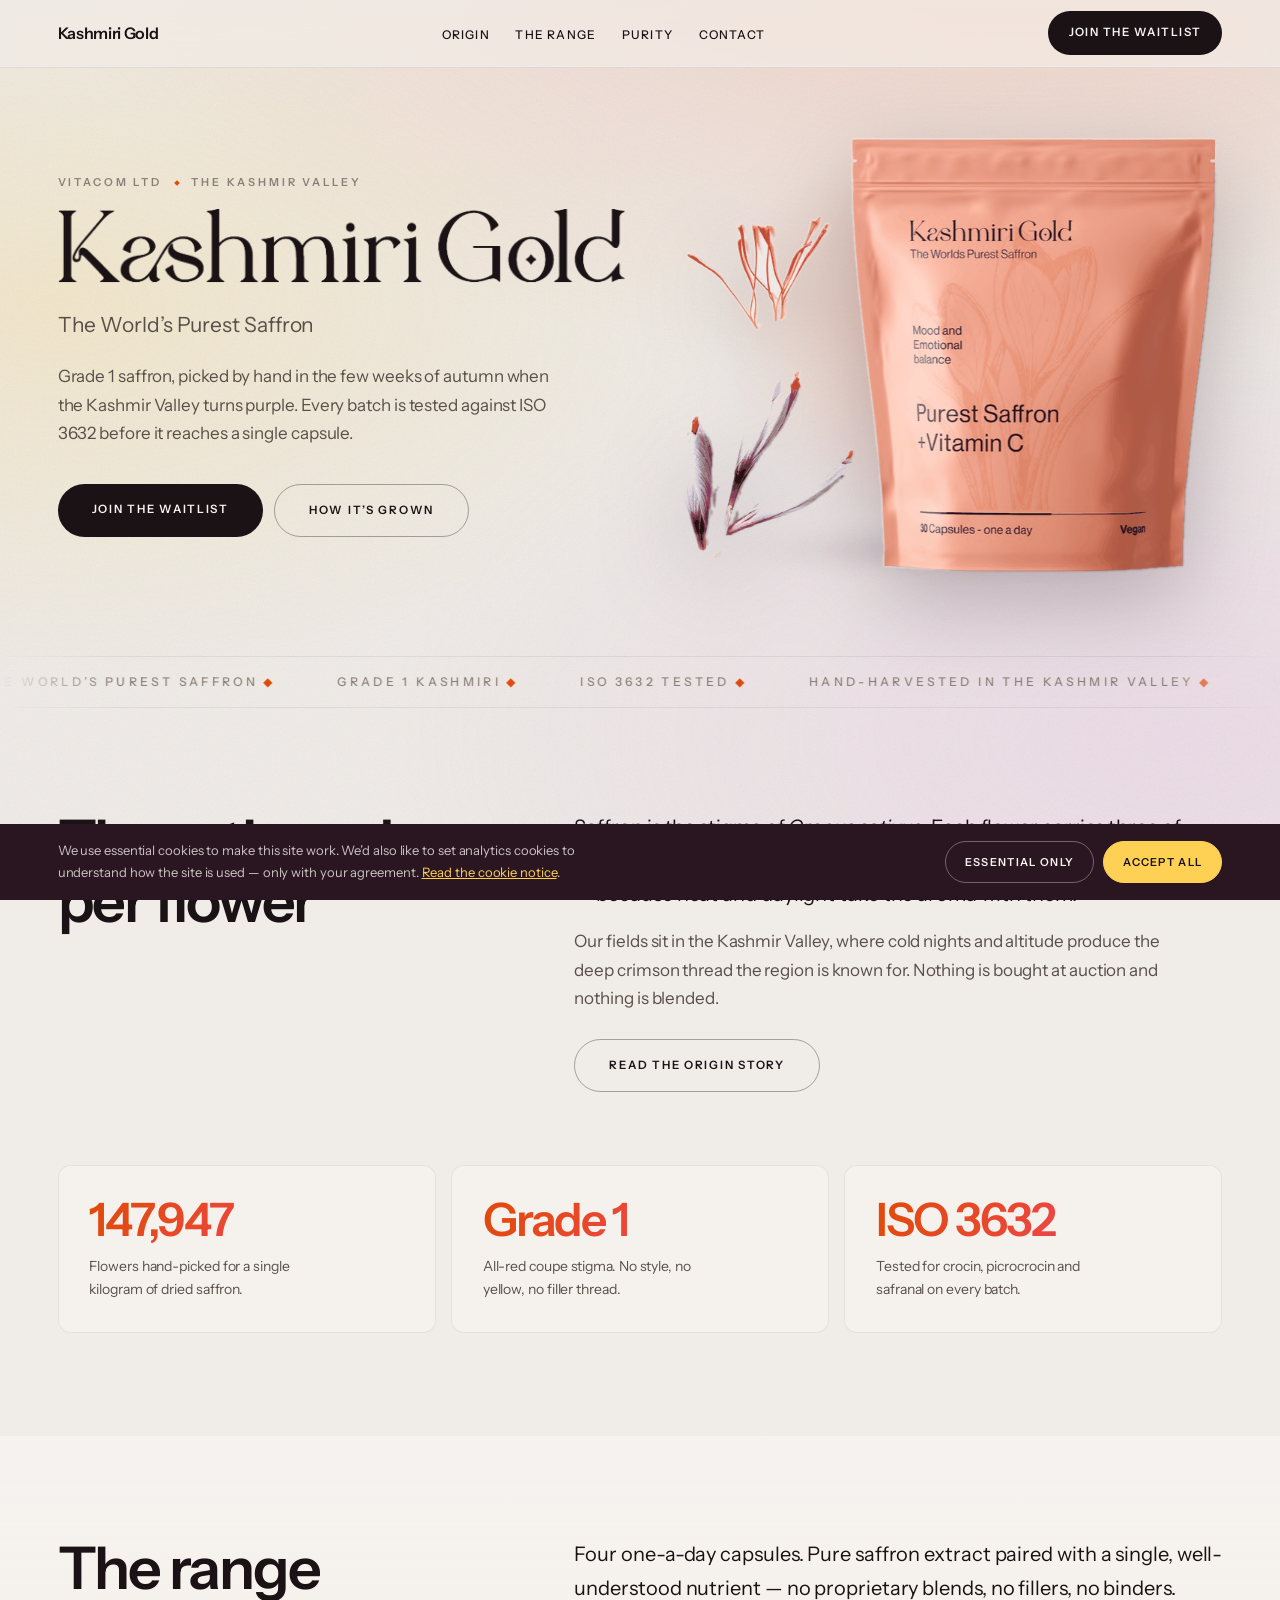
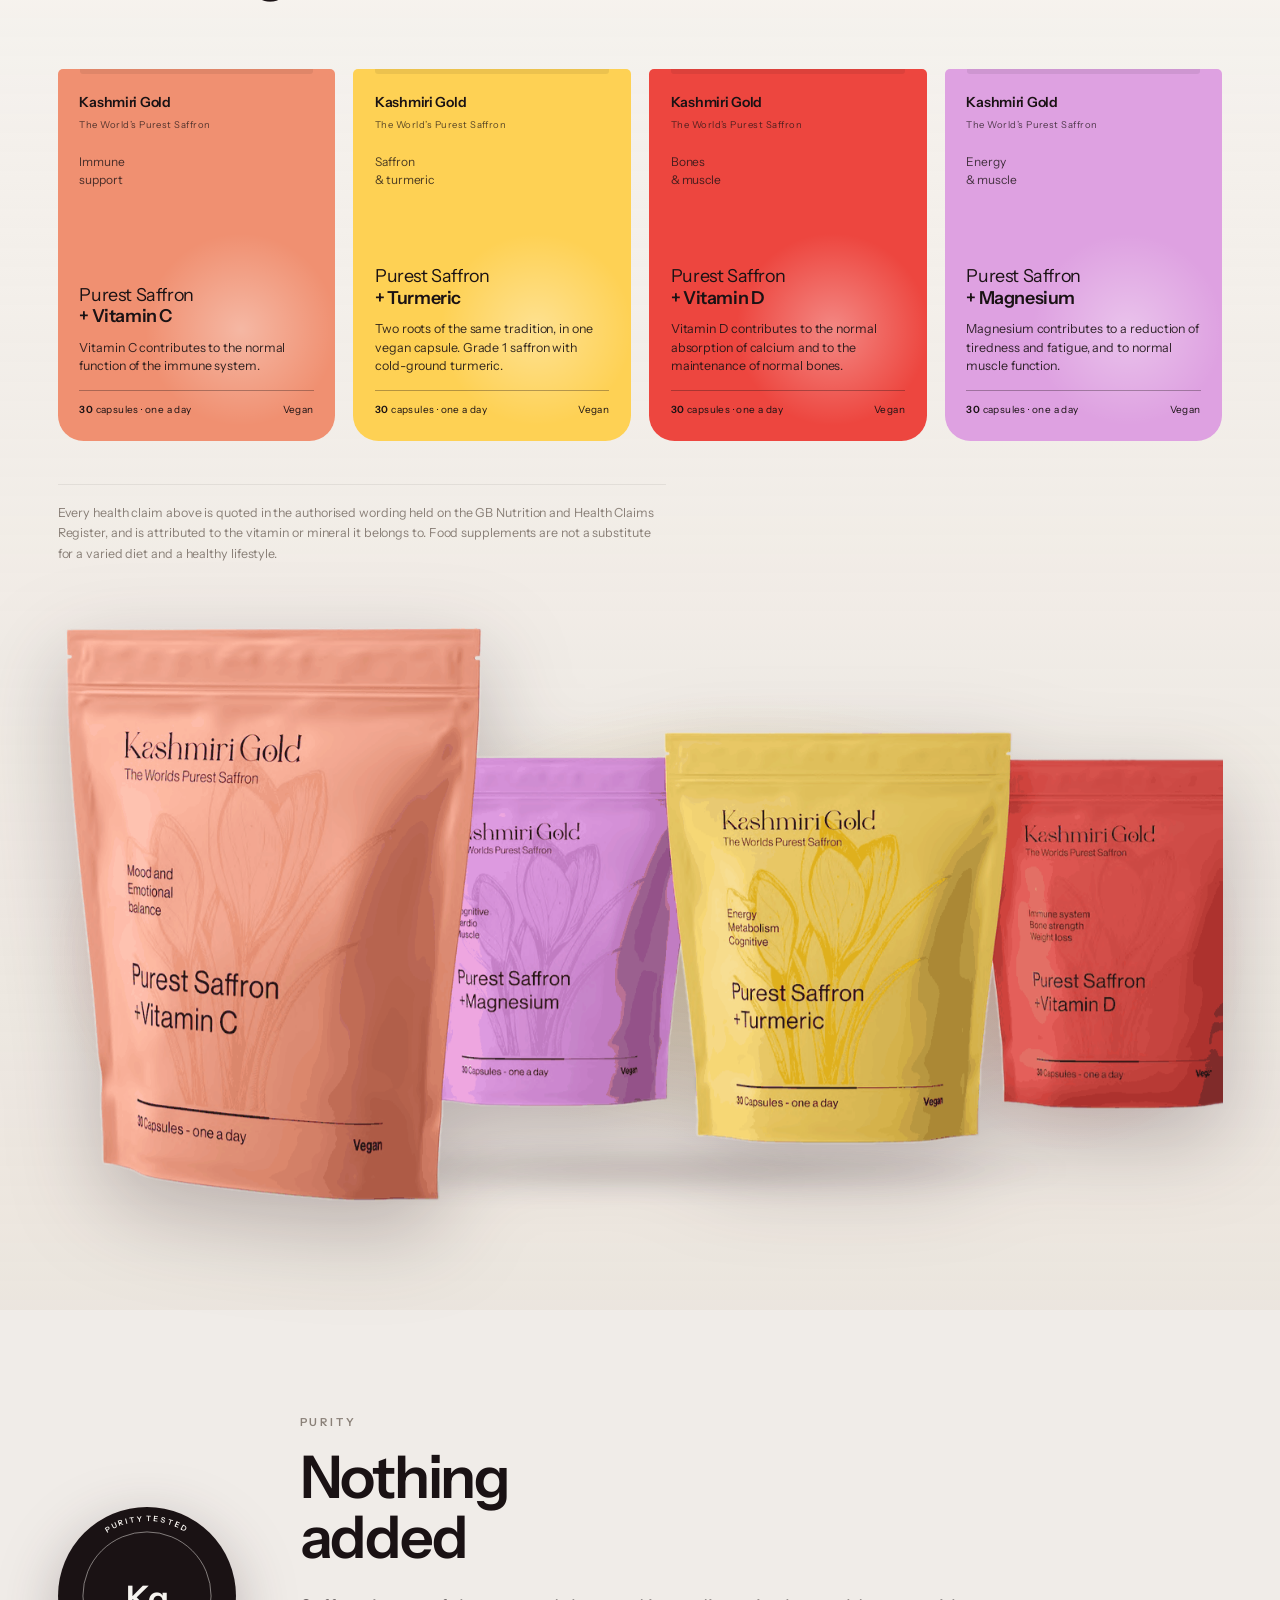
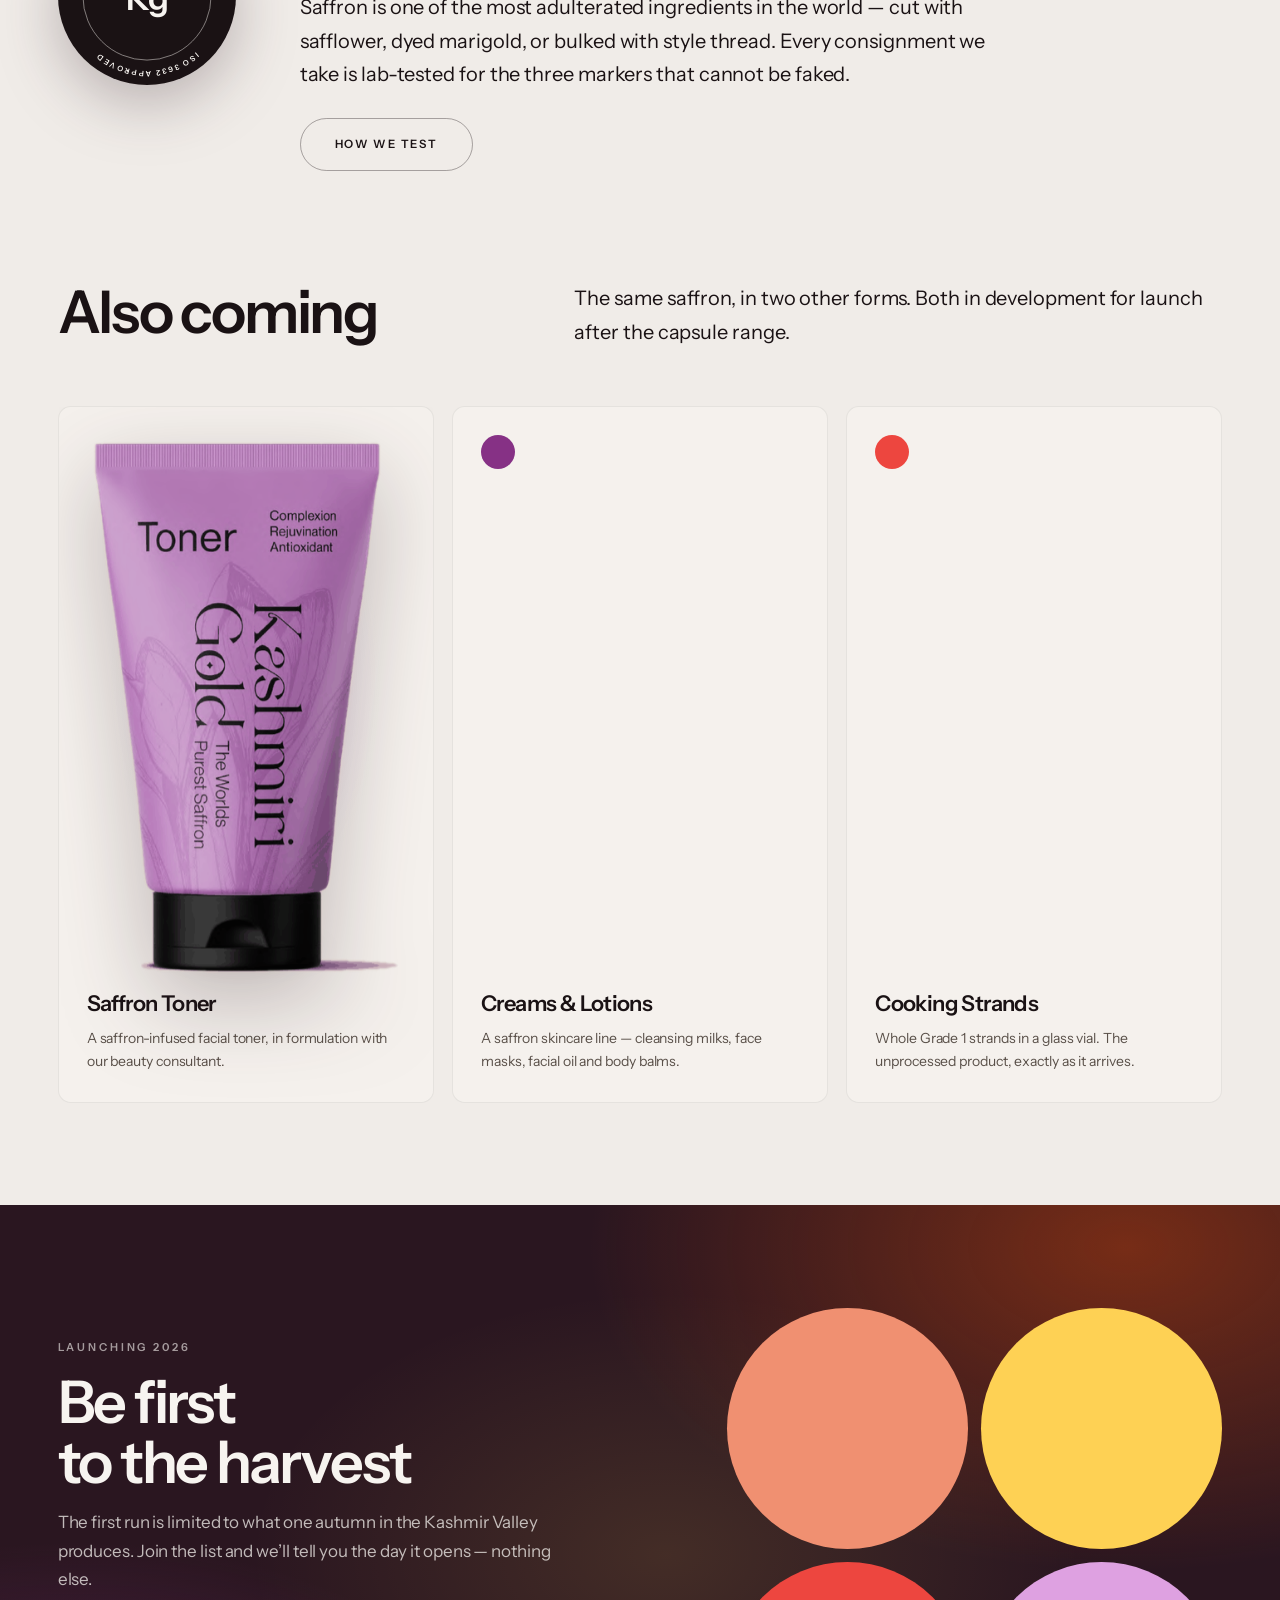
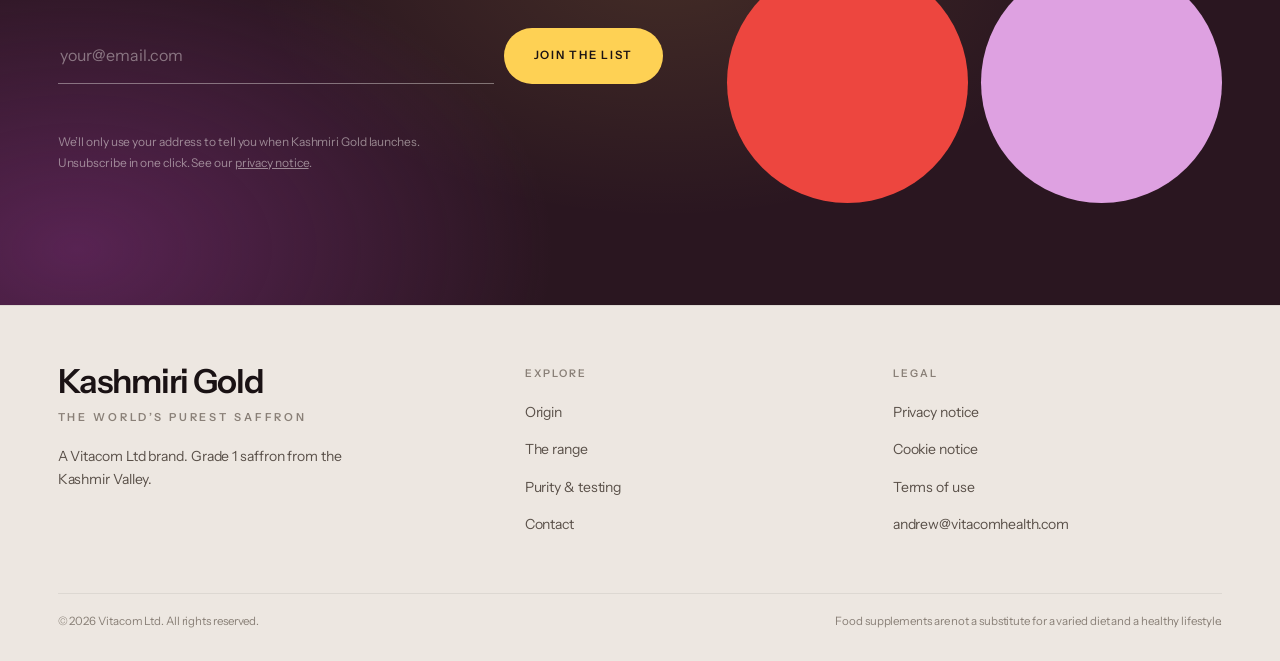
<file: index.html>
<!DOCTYPE html>
<html lang="en-GB">
<head>
<meta charset="utf-8">
<meta name="viewport" content="width=device-width, initial-scale=1">
<title>Kashmiri Gold &mdash; The World&rsquo;s Purest Saffron</title>
<meta name="description" content="Grade 1 saffron, hand-harvested in the Kashmir Valley. Tested against ISO 3632 before it reaches a single capsule. A Vitacom Ltd brand.">
<link rel="canonical" href="https://kashmirigold.com/">
<meta property="og:site_name" content="Kashmiri Gold">
<meta property="og:title" content="Kashmiri Gold &mdash; The World&rsquo;s Purest Saffron">
<meta property="og:description" content="Grade 1 saffron, hand-harvested in the Kashmir Valley. Tested against ISO 3632 before it reaches a single capsule. A Vitacom Ltd brand.">
<meta property="og:type" content="website">
<meta property="og:url" content="https://kashmirigold.com/">
<meta name="theme-color" content="#F0ECE8">
<link rel="preconnect" href="https://fonts.googleapis.com">
<link rel="preconnect" href="https://fonts.gstatic.com" crossorigin>
<link href="https://fonts.googleapis.com/css2?family=Instrument+Sans:wght@400;500;600&display=swap" rel="stylesheet">
<link rel="stylesheet" href="/assets/style.css">
</head>
<body>
<a class="skip" href="#main">Skip to content</a>
<div class="progress" id="progress" aria-hidden="true"></div>
<header class="nav">
  <div class="wrap nav__in">
    <a href="/" class="nav__mark">Kashmiri Gold</a>
    <ul class="nav__links"><li><a href="/origin.html">Origin</a></li><li><a href="/range.html">The range</a></li><li><a href="/purity.html">Purity</a></li><li><a href="/contact.html">Contact</a></li></ul>
    <div class="nav__right">
      <a href="/#waitlist" class="nav__cta">Join the waitlist</a>
      <button class="nav__burger" aria-label="Menu" aria-expanded="false">
        <svg viewBox="0 0 24 24" fill="none" stroke="currentColor" stroke-width="1.5"><path d="M3 6h18M3 12h18M3 18h18"/></svg>
      </button>
    </div>
  </div>
  <nav class="nav__drawer"><div class="wrap"><ul><li><a href="/origin.html">Origin</a></li><li><a href="/range.html">The range</a></li><li><a href="/purity.html">Purity</a></li><li><a href="/contact.html">Contact</a></li><li><a href="/#waitlist">Join the waitlist</a></li></ul></div></nav>
</header>
<main id="main">
  <section class="hero">
    <div class="wrap hero__grid">
      <div class="rise">
        <p class="eyebrow">Vitacom Ltd <span class="diamond"></span> The Kashmir Valley</p>
        <h1><img class="hero__logo" src="/assets/img/logo-wordmark.png" alt="Kashmiri Gold" width="1200" height="376" fetchpriority="high"></h1>
        <p class="hero__strap">The World&rsquo;s Purest Saffron</p>
        <p class="hero__body">Grade 1 saffron, picked by hand in the few weeks of autumn when the Kashmir Valley turns purple. Every batch is tested against ISO 3632 before it reaches a single capsule.</p>
        <div class="hero__actions">
          <a href="#waitlist" class="btn btn--solid">Join the waitlist</a>
          <a href="/origin.html" class="btn btn--line">How it&rsquo;s grown</a>
        </div>
      </div>
      <div class="float float--hero rise">
        <img src="/assets/img/hero-pack.png" alt="Kashmiri Gold Purest Saffron plus Vitamin C pouch beside saffron threads and crocus flowers" width="731" height="600" fetchpriority="high">
      </div>
    </div>
    <div class="marquee" aria-hidden="true">
      <div class="marquee__track">
        <span>The World&rsquo;s Purest Saffron <b>&#9670;</b></span><span>Grade 1 Kashmiri <b>&#9670;</b></span><span>ISO 3632 Tested <b>&#9670;</b></span><span>Hand-harvested in the Kashmir Valley <b>&#9670;</b></span><span>Vegan Capsules <b>&#9670;</b></span><span>No Fillers, No Binders <b>&#9670;</b></span>
        <span>The World&rsquo;s Purest Saffron <b>&#9670;</b></span><span>Grade 1 Kashmiri <b>&#9670;</b></span><span>ISO 3632 Tested <b>&#9670;</b></span><span>Hand-harvested in the Kashmir Valley <b>&#9670;</b></span><span>Vegan Capsules <b>&#9670;</b></span><span>No Fillers, No Binders <b>&#9670;</b></span>
      </div>
    </div>
  </section>

  <section class="sec">
    <div class="wrap">
      <div class="sec__head rise">
        <h2 class="sec__title">Three threads<br>per flower</h2>
        <div>
          <p class="sec__lede">Saffron is the stigma of <i>Crocus sativus</i>. Each flower carries three of them. They are picked at dawn, by hand, across a short autumn window &mdash; because heat and daylight take the aroma with them.</p>
          <p class="sec__lede">Our fields sit in the Kashmir Valley, where cold nights and altitude produce the deep crimson thread the region is known for. Nothing is bought at auction and nothing is blended.</p>
          <p style="margin-top:26px"><a href="/origin.html" class="btn btn--line">Read the origin story</a></p>
        </div>
      </div>
      <div class="facts rise">
        <div class="fact"><p class="fact__n"><span data-count="150000">150,000</span></p><p class="fact__l">Flowers hand-picked for a single kilogram of dried saffron.</p></div>
        <div class="fact"><p class="fact__n">Grade 1</p><p class="fact__l">All-red coupe stigma. No style, no yellow, no filler thread.</p></div>
        <div class="fact"><p class="fact__n">ISO 3632</p><p class="fact__l">Tested for crocin, picrocrocin and safranal on every batch.</p></div>
      </div>
    </div>
  </section>

  <section class="sec sec--ivory">
    <div class="wrap">
      <div class="sec__head rise">
        <h2 class="sec__title">The range</h2>
        <div><p class="sec__lede">Four one-a-day capsules. Pure saffron extract paired with a single, well-understood nutrient &mdash; no proprietary blends, no fillers, no binders.</p></div>
      </div>
      <div class="pouches"><a href="/range.html#vitamin-c" class="pouch p-coral rise">
  <div>
    <p class="pouch__mark">Kashmiri Gold</p>
    <p class="pouch__sub">The World&rsquo;s Purest Saffron</p>
    <p class="pouch__tags">Immune<br>support</p>
  </div>
  <h3 class="pouch__name">Purest Saffron<b>+ Vitamin C</b></h3>
  <p class="pouch__claim">Vitamin C contributes to the normal function of the immune system.</p>
  <div class="pouch__foot"><span><b>30</b> capsules &middot; one a day</span><span>Vegan</span></div>
</a><a href="/range.html#turmeric" class="pouch p-saffron rise">
  <div>
    <p class="pouch__mark">Kashmiri Gold</p>
    <p class="pouch__sub">The World&rsquo;s Purest Saffron</p>
    <p class="pouch__tags">Saffron<br>&amp; turmeric</p>
  </div>
  <h3 class="pouch__name">Purest Saffron<b>+ Turmeric</b></h3>
  <p class="pouch__claim">Two roots of the same tradition, in one vegan capsule. Grade 1 saffron with cold-ground turmeric.</p>
  <div class="pouch__foot"><span><b>30</b> capsules &middot; one a day</span><span>Vegan</span></div>
</a><a href="/range.html#vitamin-d" class="pouch p-vermilion rise">
  <div>
    <p class="pouch__mark">Kashmiri Gold</p>
    <p class="pouch__sub">The World&rsquo;s Purest Saffron</p>
    <p class="pouch__tags">Bones<br>&amp; muscle</p>
  </div>
  <h3 class="pouch__name">Purest Saffron<b>+ Vitamin D</b></h3>
  <p class="pouch__claim">Vitamin D contributes to the normal absorption of calcium and to the maintenance of normal bones.</p>
  <div class="pouch__foot"><span><b>30</b> capsules &middot; one a day</span><span>Vegan</span></div>
</a><a href="/range.html#magnesium" class="pouch p-orchid rise">
  <div>
    <p class="pouch__mark">Kashmiri Gold</p>
    <p class="pouch__sub">The World&rsquo;s Purest Saffron</p>
    <p class="pouch__tags">Energy<br>&amp; muscle</p>
  </div>
  <h3 class="pouch__name">Purest Saffron<b>+ Magnesium</b></h3>
  <p class="pouch__claim">Magnesium contributes to a reduction of tiredness and fatigue, and to normal muscle function.</p>
  <div class="pouch__foot"><span><b>30</b> capsules &middot; one a day</span><span>Vegan</span></div>
</a></div>
      <p class="claimnote">Every health claim above is quoted in the authorised wording held on the GB Nutrition and Health Claims Register, and is attributed to the vitamin or mineral it belongs to. Food supplements are not a substitute for a varied diet and a healthy lifestyle.</p>
    </div>
    <div class="wrap">
      <div class="float float--range rise">
        <img src="/assets/img/range-group.png" alt="The four Kashmiri Gold saffron capsule pouches: Vitamin C, Magnesium, Turmeric and Vitamin D" loading="lazy" width="1438" height="727">
      </div>
    </div>
  </section>

  <section class="sec">
    <div class="wrap">
      <div class="purity__grid rise">
        <svg class="seal" viewBox="0 0 200 200" role="img" aria-label="Kashmiri Gold purity tested seal, ISO 3632 approved">
  <circle cx="100" cy="100" r="100" fill="var(--ink)"/>
  <circle cx="100" cy="100" r="72" fill="none" stroke="var(--bone)" stroke-width="1" opacity=".55"/>
  <defs>
    <path id="arcTop" d="M100,100 m-84,0 a84,84 0 0,1 168,0" fill="none"/>
    <path id="arcBot" d="M100,100 m84,0 a84,84 0 0,1 -168,0" fill="none"/>
  </defs>
  <text><textPath href="#arcTop" startOffset="50%" text-anchor="middle">PURITY TESTED</textPath></text>
  <text><textPath href="#arcBot" startOffset="50%" text-anchor="middle">ISO 3632 APPROVED</textPath></text>
  <text class="seal__kg" x="100" y="116" text-anchor="middle">Kg</text>
</svg>
        <div>
          <p class="eyebrow">Purity</p>
          <h2 class="sec__title" style="margin-top:16px">Nothing<br>added</h2>
          <p class="sec__lede" style="margin-top:24px">Saffron is one of the most adulterated ingredients in the world &mdash; cut with safflower, dyed marigold, or bulked with style thread. Every consignment we take is lab-tested for the three markers that cannot be faked.</p>
          <p style="margin-top:26px"><a href="/purity.html" class="btn btn--line">How we test</a></p>
        </div>
      </div>
    </div>
  </section>

  <section class="sec" style="padding-top:0">
    <div class="wrap">
      <div class="sec__head rise">
        <h2 class="sec__title">Also coming</h2>
        <div><p class="sec__lede">The same saffron, in two other forms. Both in development for launch after the capsule range.</p></div>
      </div>
      <div class="coming rise">
        <div class="coming__i"><div class="float float--card"><img src="/assets/img/product-toner.png" alt="Kashmiri Gold Saffron Toner tube" loading="lazy" width="620" height="826"></div><h3 class="coming__t">Saffron Toner</h3><p class="coming__b">A saffron-infused facial toner, in formulation with our beauty consultant.</p></div>
        <div class="coming__i"><div class="coming__sw" style="background:var(--plum)"></div><h3 class="coming__t">Creams &amp; Lotions</h3><p class="coming__b">A saffron skincare line &mdash; cleansing milks, face masks, facial oil and body balms.</p></div>
        <div class="coming__i"><div class="coming__sw" style="background:var(--vermilion)"></div><h3 class="coming__t">Cooking Strands</h3><p class="coming__b">Whole Grade 1 strands in a glass vial. The unprocessed product, exactly as it arrives.</p></div>
      </div>
    </div>
  </section>

  <section class="sec wait" id="waitlist">
  <div class="wrap wait__grid">
    <div class="rise">
      <p class="eyebrow">Launching 2026</p>
      <h2 class="sec__title" style="margin-top:16px">Be first<br>to the harvest</h2>
      <p class="wait__b">The first run is limited to what one autumn in the Kashmir Valley produces. Join the list and we&rsquo;ll tell you the day it opens &mdash; nothing else.</p>
      <form class="form" id="waitlistForm" novalidate>
        <label for="wl-email" class="hp">Email address</label>
        <input id="wl-email" type="email" name="email" placeholder="your@email.com" autocomplete="email" required>
        <input class="hp" type="text" name="company" tabindex="-1" autocomplete="off" aria-hidden="true">
        <button type="submit">Join the list</button>
      </form>
      <p class="form__msg" id="waitlistMsg" role="status" aria-live="polite"></p>
      <p class="form__legal">We&rsquo;ll only use your address to tell you when Kashmiri Gold launches. Unsubscribe in one click. See our <a href="/privacy.html" style="color:inherit">privacy notice</a>.</p>
    </div>
    <div class="wait__swatches rise" aria-hidden="true">
      <div style="background:var(--coral)"></div>
      <div style="background:var(--saffron)"></div>
      <div style="background:var(--vermilion)"></div>
      <div style="background:var(--orchid)"></div>
    </div>
  </div>
</section>
</main><footer class="foot">
  <div class="wrap">
    <div class="foot__top">
      <div>
        <p class="foot__mark">Kashmiri Gold</p>
        <p class="eyebrow" style="margin-top:10px">The World&rsquo;s Purest Saffron</p>
        <p style="margin-top:18px;font-size:14px;color:var(--ink-soft);max-width:34ch">A Vitacom Ltd brand. Grade 1 saffron from the Kashmir Valley.</p>
      </div>
      <div class="foot__col">
        <h4>Explore</h4>
        <ul>
          <li><a href="/origin.html">Origin</a></li>
          <li><a href="/range.html">The range</a></li>
          <li><a href="/purity.html">Purity &amp; testing</a></li>
          <li><a href="/contact.html">Contact</a></li>
        </ul>
      </div>
      <div class="foot__col">
        <h4>Legal</h4>
        <ul>
          <li><a href="/privacy.html">Privacy notice</a></li>
          <li><a href="/cookies.html">Cookie notice</a></li>
          <li><a href="/terms.html">Terms of use</a></li>
          <li><a href="mailto:andrew@vitacomhealth.com">andrew@vitacomhealth.com</a></li>
        </ul>
      </div>
    </div>
    <div class="foot__bar">
      <span>&copy; <span data-year>2026</span> Vitacom Ltd. All rights reserved.</span>
      <span>Food supplements are not a substitute for a varied diet and a healthy lifestyle.</span>
    </div>
  </div>
</footer>

<div class="cookie" role="region" aria-label="Cookie notice">
  <div class="cookie__in">
    <p>We use essential cookies to make this site work. We&rsquo;d also like to set analytics cookies to understand how the site is used &mdash; only with your agreement. <a href="/cookies.html">Read the cookie notice</a>.</p>
    <div class="cookie__acts">
      <button data-cookie="essential">Essential only</button>
      <button class="primary" data-cookie="all">Accept all</button>
    </div>
  </div>
</div>

<script src="/assets/site.js"></script>
</body>
</html>
</file>
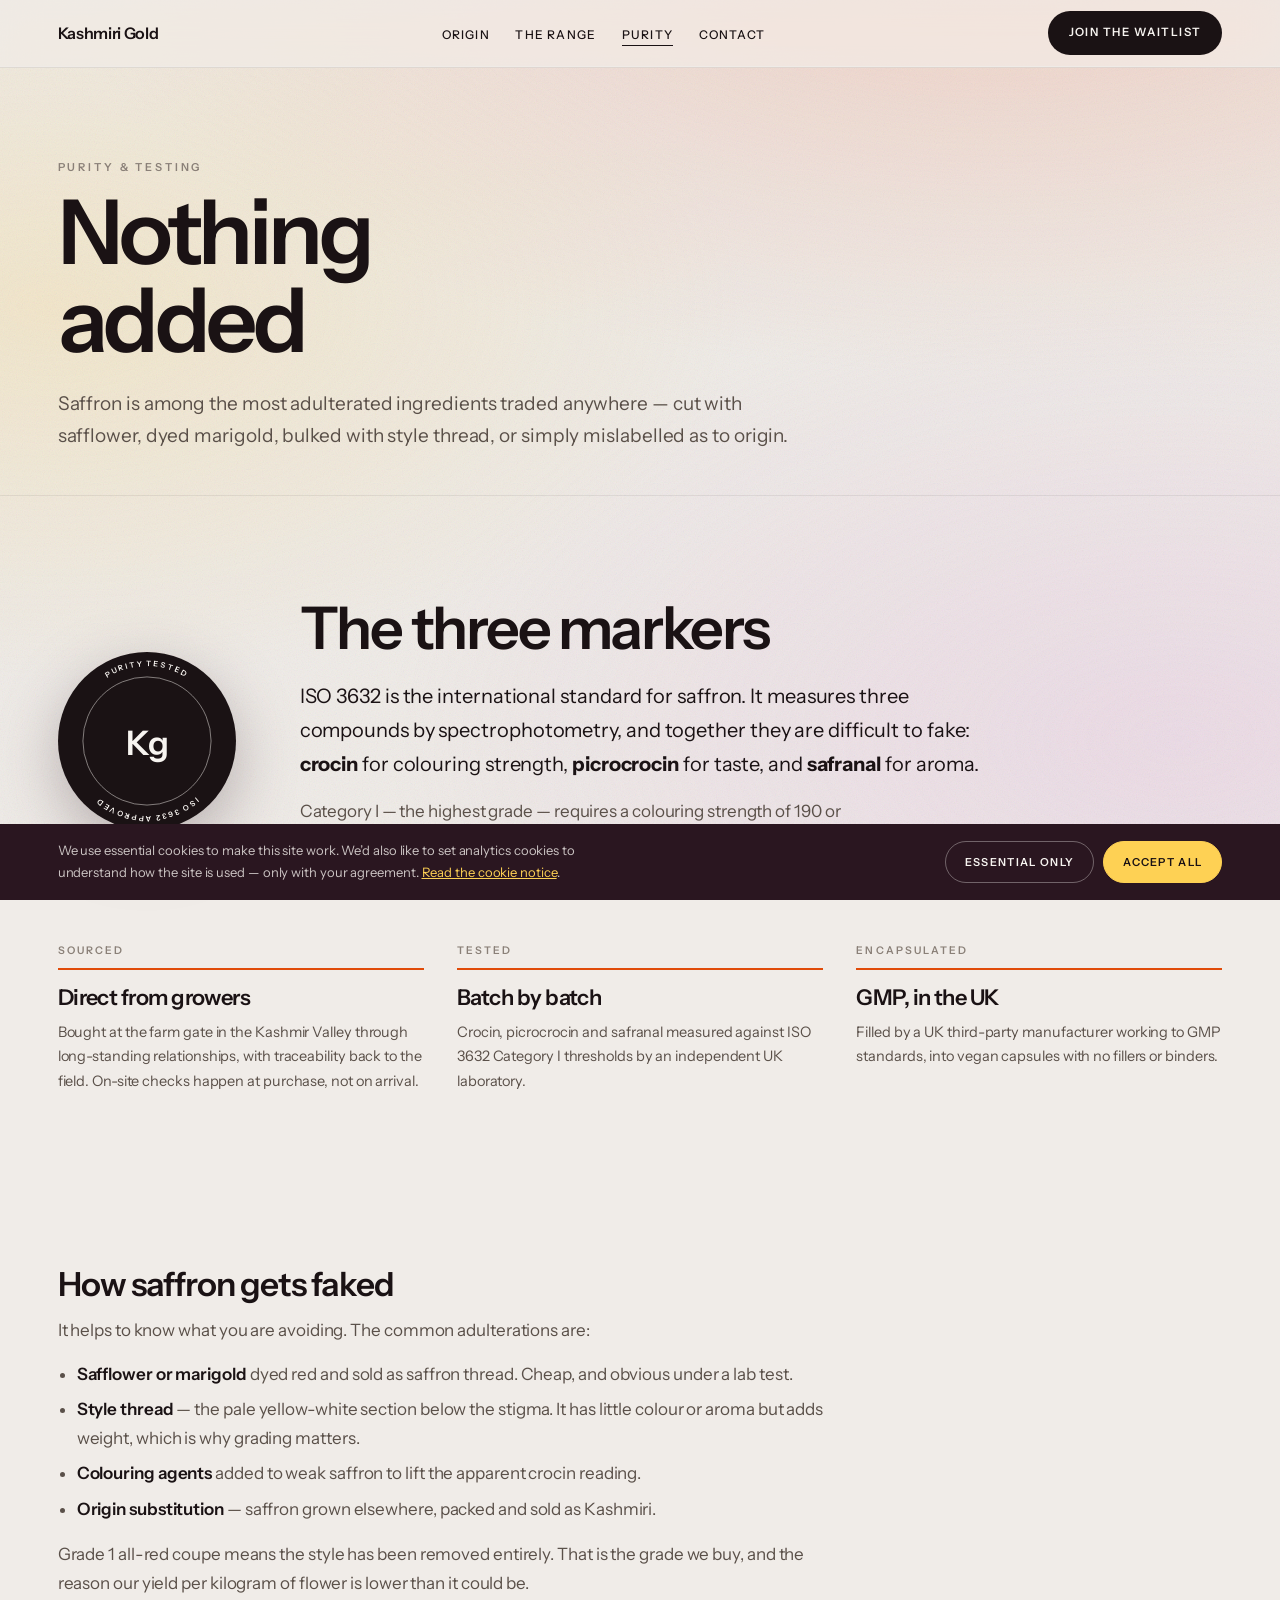
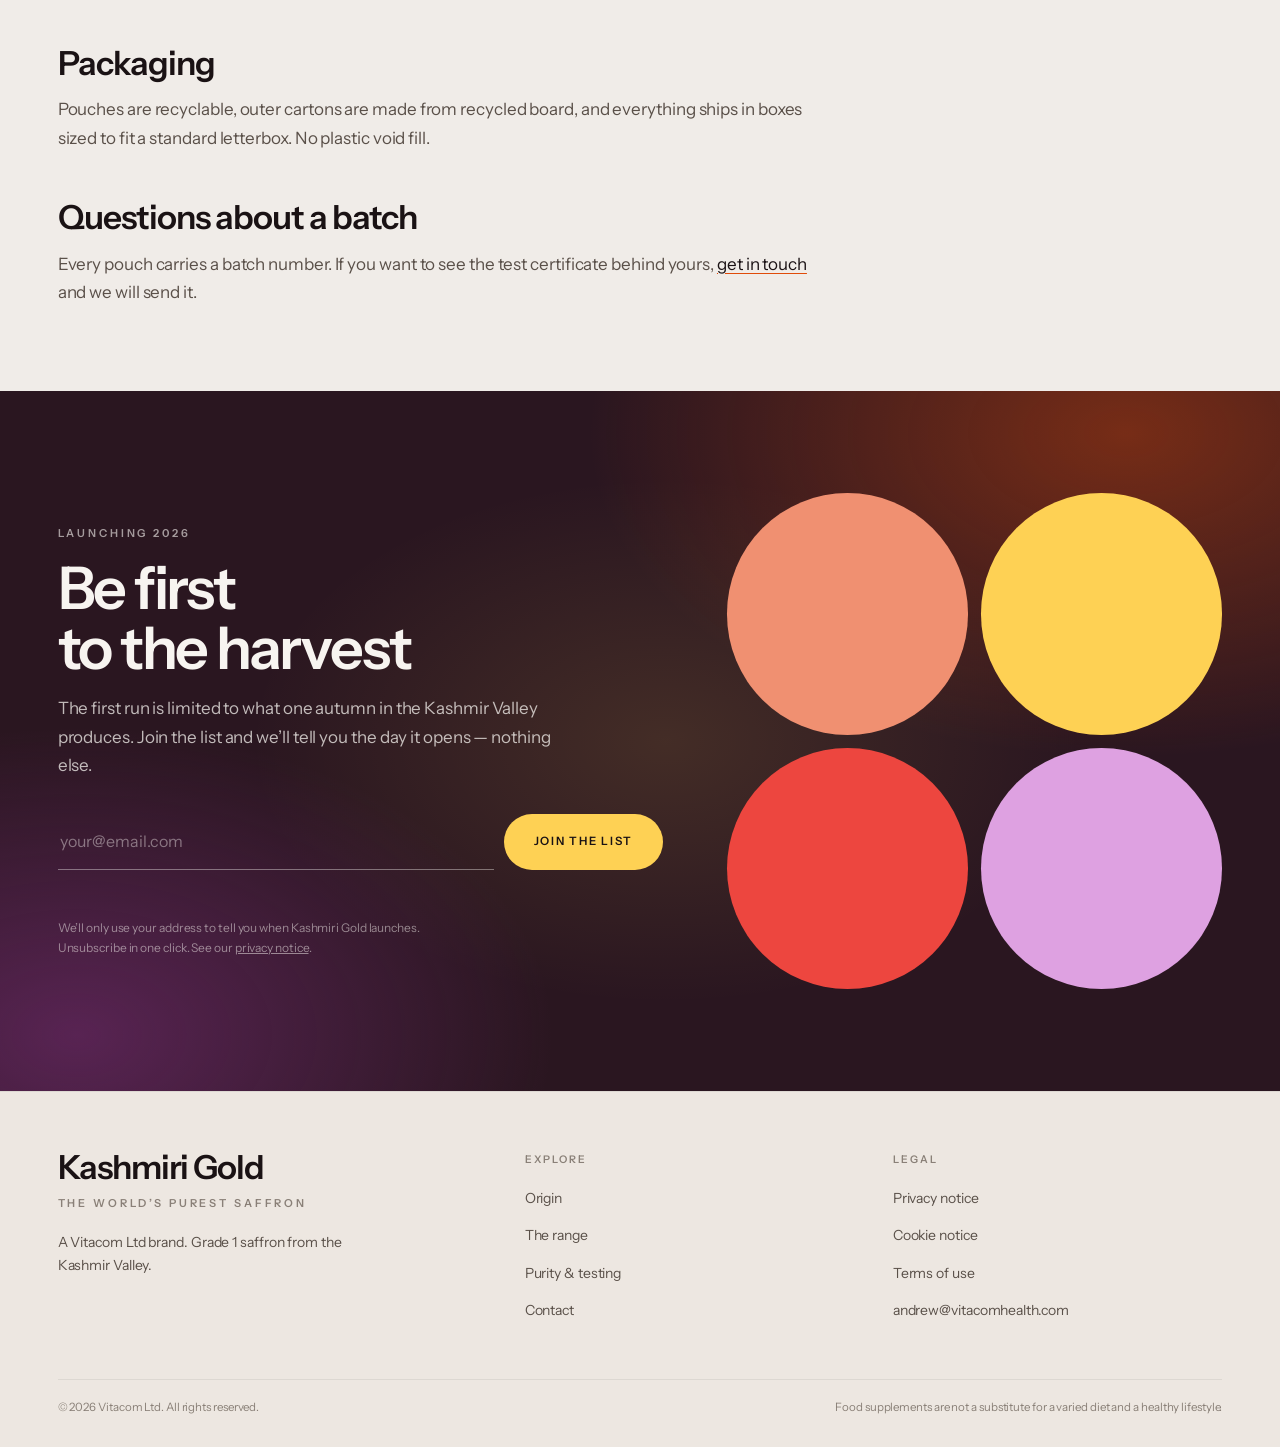
<file: contact.html>
<!DOCTYPE html>
<html lang="en-GB">
<head>
<meta charset="utf-8">
<meta name="viewport" content="width=device-width, initial-scale=1">
<title>Purity &amp; testing &mdash; Kashmiri Gold</title>
<meta name="description" content="How Kashmiri Gold saffron is tested against ISO 3632 for crocin, picrocrocin and safranal, and encapsulated to GMP standards in the UK.">
<link rel="canonical" href="https://kashmirigold.com/purity.html">
<meta property="og:site_name" content="Kashmiri Gold">
<meta property="og:title" content="Purity &amp; testing &mdash; Kashmiri Gold">
<meta property="og:description" content="How Kashmiri Gold saffron is tested against ISO 3632 for crocin, picrocrocin and safranal, and encapsulated to GMP standards in the UK.">
<meta property="og:type" content="website">
<meta property="og:url" content="https://kashmirigold.com/purity.html">
<meta name="theme-color" content="#F0ECE8">
<link rel="preconnect" href="https://fonts.googleapis.com">
<link rel="preconnect" href="https://fonts.gstatic.com" crossorigin>
<link href="https://fonts.googleapis.com/css2?family=Instrument+Sans:wght@400;500;600&display=swap" rel="stylesheet">
<link rel="stylesheet" href="/assets/style.css">
</head>
<body>
<a class="skip" href="#main">Skip to content</a>
<div class="progress" id="progress" aria-hidden="true"></div>
<header class="nav">
  <div class="wrap nav__in">
    <a href="/" class="nav__mark">Kashmiri Gold</a>
    <ul class="nav__links"><li><a href="/origin.html">Origin</a></li><li><a href="/range.html">The range</a></li><li><a href="/purity.html" aria-current="page">Purity</a></li><li><a href="/contact.html">Contact</a></li></ul>
    <div class="nav__right">
      <a href="/#waitlist" class="nav__cta">Join the waitlist</a>
      <button class="nav__burger" aria-label="Menu" aria-expanded="false">
        <svg viewBox="0 0 24 24" fill="none" stroke="currentColor" stroke-width="1.5"><path d="M3 6h18M3 12h18M3 18h18"/></svg>
      </button>
    </div>
  </div>
  <nav class="nav__drawer"><div class="wrap"><ul><li><a href="/origin.html">Origin</a></li><li><a href="/range.html">The range</a></li><li><a href="/purity.html">Purity</a></li><li><a href="/contact.html">Contact</a></li><li><a href="/#waitlist">Join the waitlist</a></li></ul></div></nav>
</header>
<main id="main">
  <section class="banner">
    <div class="wrap">
      <p class="eyebrow">Purity &amp; testing</p>
      <h1 class="banner__t">Nothing<br>added</h1>
      <p class="banner__b">Saffron is among the most adulterated ingredients traded anywhere &mdash; cut with safflower, dyed marigold, bulked with style thread, or simply mislabelled as to origin.</p>
    </div>
  </section>

  <section class="sec">
    <div class="wrap">
      <div class="purity__grid rise">
        <svg class="seal" viewBox="0 0 200 200" role="img" aria-label="Kashmiri Gold purity tested seal, ISO 3632 approved">
  <circle cx="100" cy="100" r="100" fill="var(--ink)"/>
  <circle cx="100" cy="100" r="72" fill="none" stroke="var(--bone)" stroke-width="1" opacity=".55"/>
  <defs>
    <path id="arcTop" d="M100,100 m-84,0 a84,84 0 0,1 168,0" fill="none"/>
    <path id="arcBot" d="M100,100 m84,0 a84,84 0 0,1 -168,0" fill="none"/>
  </defs>
  <text><textPath href="#arcTop" startOffset="50%" text-anchor="middle">PURITY TESTED</textPath></text>
  <text><textPath href="#arcBot" startOffset="50%" text-anchor="middle">ISO 3632 APPROVED</textPath></text>
  <text class="seal__kg" x="100" y="116" text-anchor="middle">Kg</text>
</svg>
        <div>
          <h2 class="sec__title">The three markers</h2>
          <p class="sec__lede" style="margin-top:22px">ISO 3632 is the international standard for saffron. It measures three compounds by spectrophotometry, and together they are difficult to fake: <strong>crocin</strong> for colouring strength, <strong>picrocrocin</strong> for taste, and <strong>safranal</strong> for aroma.</p>
          <p class="sec__lede">Category I &mdash; the highest grade &mdash; requires a colouring strength of 190 or above. Every consignment we take is tested by an independent laboratory before it is accepted, and the certificate is tied to the batch number.</p>
        </div>
      </div>

      <div class="steps rise">
        <div>
          <p class="step__k">Sourced</p>
          <h3 class="step__t">Direct from growers</h3>
          <p class="step__b">Bought at the farm gate in the Kashmir Valley through long-standing relationships, with traceability back to the field. On-site checks happen at purchase, not on arrival.</p>
        </div>
        <div>
          <p class="step__k">Tested</p>
          <h3 class="step__t">Batch by batch</h3>
          <p class="step__b">Crocin, picrocrocin and safranal measured against ISO 3632 Category I thresholds by an independent UK laboratory.</p>
        </div>
        <div>
          <p class="step__k">Encapsulated</p>
          <h3 class="step__t">GMP, in the UK</h3>
          <p class="step__b">Filled by a UK third-party manufacturer working to GMP standards, into vegan capsules with no fillers or binders.</p>
        </div>
      </div>
    </div>
  </section>

  <div class="wrap">
    <div class="prose">
      <h2>How saffron gets faked</h2>
      <p>It helps to know what you are avoiding. The common adulterations are:</p>
      <ul>
        <li><strong>Safflower or marigold</strong> dyed red and sold as saffron thread. Cheap, and obvious under a lab test.</li>
        <li><strong>Style thread</strong> &mdash; the pale yellow-white section below the stigma. It has little colour or aroma but adds weight, which is why grading matters.</li>
        <li><strong>Colouring agents</strong> added to weak saffron to lift the apparent crocin reading.</li>
        <li><strong>Origin substitution</strong> &mdash; saffron grown elsewhere, packed and sold as Kashmiri.</li>
      </ul>
      <p>Grade 1 all-red coupe means the style has been removed entirely. That is the grade we buy, and the reason our yield per kilogram of flower is lower than it could be.</p>

      <h2>Packaging</h2>
      <p>Pouches are recyclable, outer cartons are made from recycled board, and everything ships in boxes sized to fit a standard letterbox. No plastic void fill.</p>

      <h2>Questions about a batch</h2>
      <p>Every pouch carries a batch number. If you want to see the test certificate behind yours, <a href="/contact.html">get in touch</a> and we will send it.</p>
    </div>
  </div>

  <section class="sec wait" id="waitlist">
  <div class="wrap wait__grid">
    <div class="rise">
      <p class="eyebrow">Launching 2026</p>
      <h2 class="sec__title" style="margin-top:16px">Be first<br>to the harvest</h2>
      <p class="wait__b">The first run is limited to what one autumn in the Kashmir Valley produces. Join the list and we&rsquo;ll tell you the day it opens &mdash; nothing else.</p>
      <form class="form" id="waitlistForm" novalidate>
        <label for="wl-email" class="hp">Email address</label>
        <input id="wl-email" type="email" name="email" placeholder="your@email.com" autocomplete="email" required>
        <input class="hp" type="text" name="company" tabindex="-1" autocomplete="off" aria-hidden="true">
        <button type="submit">Join the list</button>
      </form>
      <p class="form__msg" id="waitlistMsg" role="status" aria-live="polite"></p>
      <p class="form__legal">We&rsquo;ll only use your address to tell you when Kashmiri Gold launches. Unsubscribe in one click. See our <a href="/privacy.html" style="color:inherit">privacy notice</a>.</p>
    </div>
    <div class="wait__swatches rise" aria-hidden="true">
      <div style="background:var(--coral)"></div>
      <div style="background:var(--saffron)"></div>
      <div style="background:var(--vermilion)"></div>
      <div style="background:var(--orchid)"></div>
    </div>
  </div>
</section>
</main><footer class="foot">
  <div class="wrap">
    <div class="foot__top">
      <div>
        <p class="foot__mark">Kashmiri Gold</p>
        <p class="eyebrow" style="margin-top:10px">The World&rsquo;s Purest Saffron</p>
        <p style="margin-top:18px;font-size:14px;color:var(--ink-soft);max-width:34ch">A Vitacom Ltd brand. Grade 1 saffron from the Kashmir Valley.</p>
      </div>
      <div class="foot__col">
        <h4>Explore</h4>
        <ul>
          <li><a href="/origin.html">Origin</a></li>
          <li><a href="/range.html">The range</a></li>
          <li><a href="/purity.html">Purity &amp; testing</a></li>
          <li><a href="/contact.html">Contact</a></li>
        </ul>
      </div>
      <div class="foot__col">
        <h4>Legal</h4>
        <ul>
          <li><a href="/privacy.html">Privacy notice</a></li>
          <li><a href="/cookies.html">Cookie notice</a></li>
          <li><a href="/terms.html">Terms of use</a></li>
          <li><a href="mailto:andrew@vitacomhealth.com">andrew@vitacomhealth.com</a></li>
        </ul>
      </div>
    </div>
    <div class="foot__bar">
      <span>&copy; <span data-year>2026</span> Vitacom Ltd. All rights reserved.</span>
      <span>Food supplements are not a substitute for a varied diet and a healthy lifestyle.</span>
    </div>
  </div>
</footer>

<div class="cookie" role="region" aria-label="Cookie notice">
  <div class="cookie__in">
    <p>We use essential cookies to make this site work. We&rsquo;d also like to set analytics cookies to understand how the site is used &mdash; only with your agreement. <a href="/cookies.html">Read the cookie notice</a>.</p>
    <div class="cookie__acts">
      <button data-cookie="essential">Essential only</button>
      <button class="primary" data-cookie="all">Accept all</button>
    </div>
  </div>
</div>

<script src="/assets/site.js"></script>
</body>
</html>
</file>
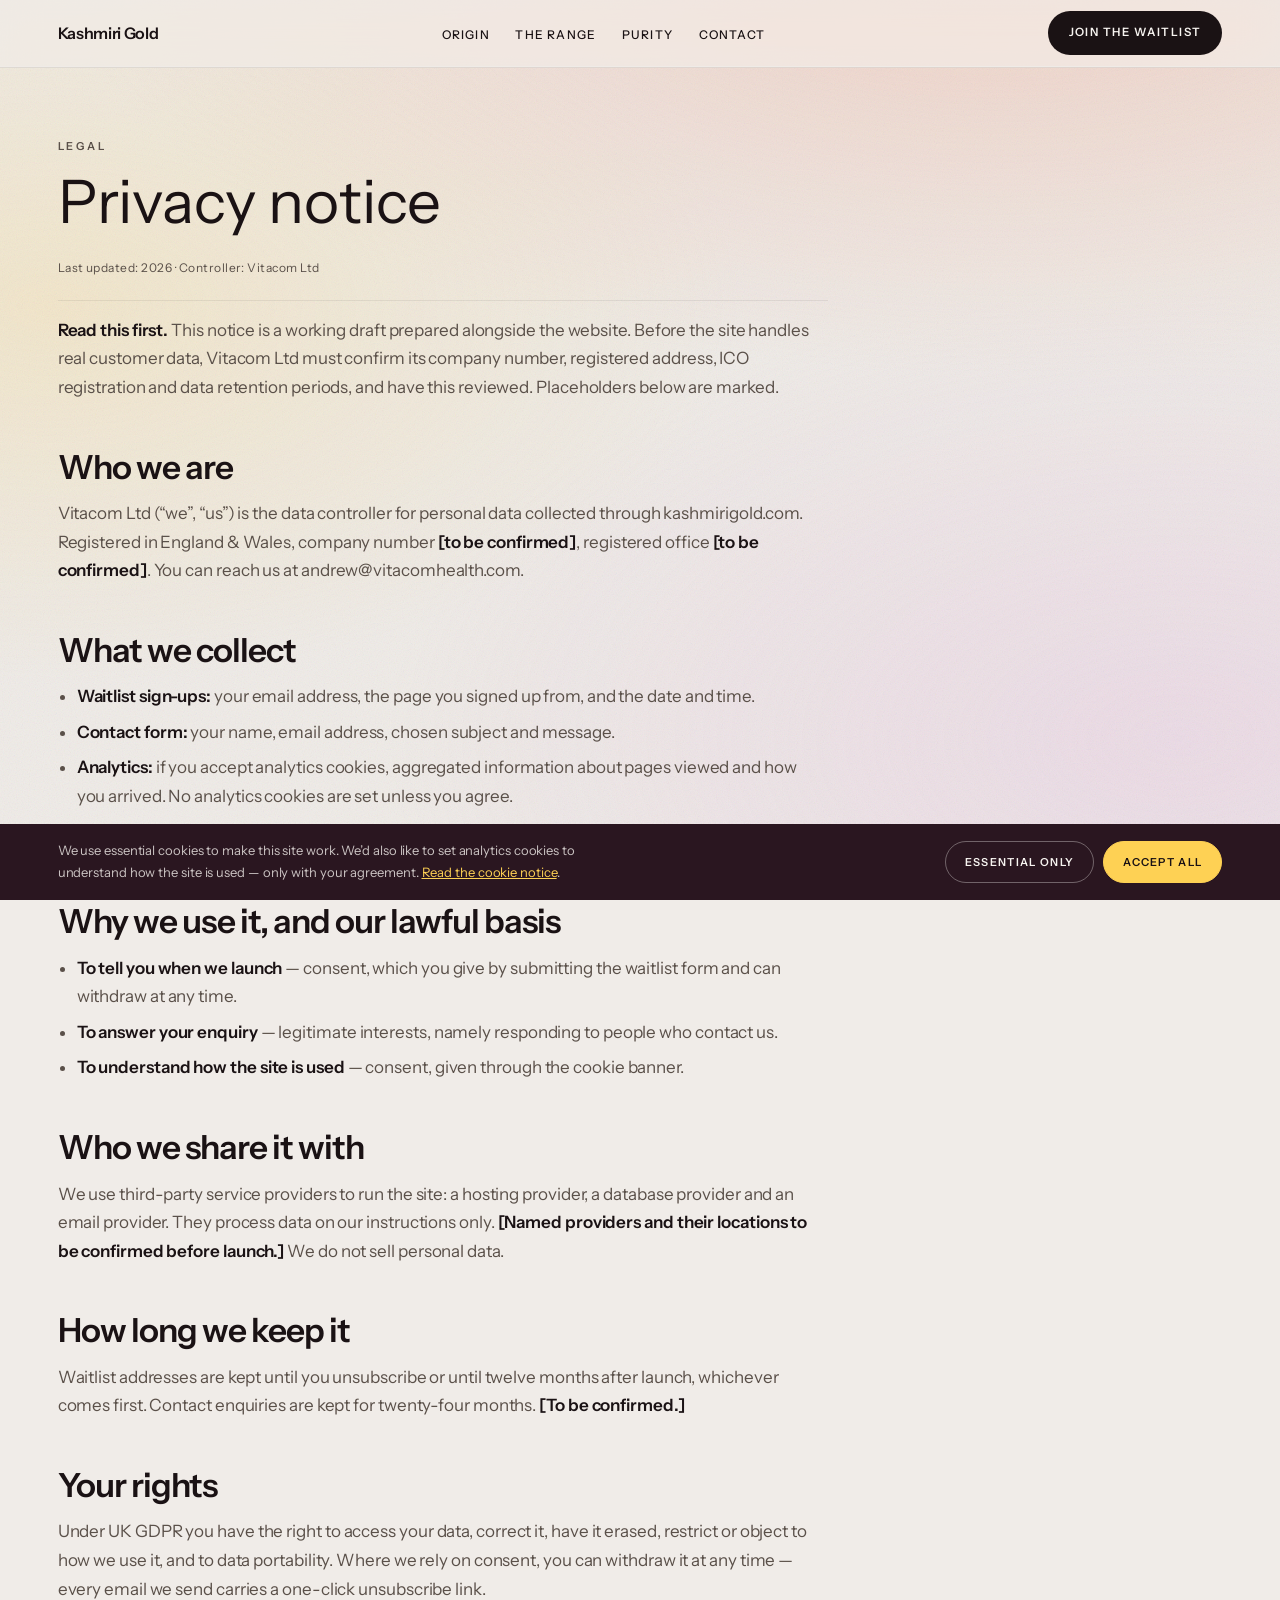
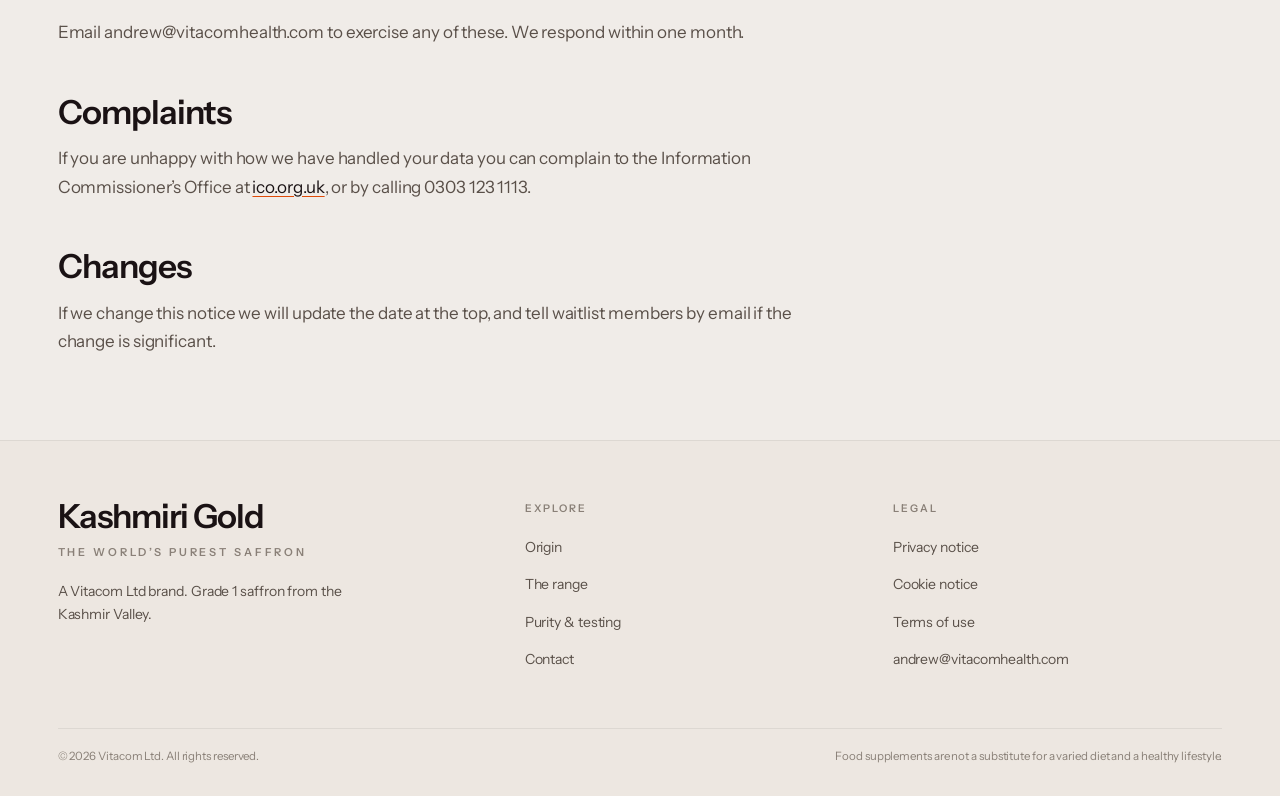
<file: cookies.html>
<!DOCTYPE html>
<html lang="en-GB">
<head>
<meta charset="utf-8">
<meta name="viewport" content="width=device-width, initial-scale=1">
<title>Privacy notice &mdash; Kashmiri Gold</title>
<meta name="description" content="How Vitacom Ltd collects and uses personal data through the Kashmiri Gold website.">
<link rel="canonical" href="https://kashmirigold.com/privacy.html">
<meta property="og:site_name" content="Kashmiri Gold">
<meta property="og:title" content="Privacy notice &mdash; Kashmiri Gold">
<meta property="og:description" content="How Vitacom Ltd collects and uses personal data through the Kashmiri Gold website.">
<meta property="og:type" content="website">
<meta property="og:url" content="https://kashmirigold.com/privacy.html">
<meta name="theme-color" content="#F0ECE8">
<link rel="preconnect" href="https://fonts.googleapis.com">
<link rel="preconnect" href="https://fonts.gstatic.com" crossorigin>
<link href="https://fonts.googleapis.com/css2?family=Instrument+Sans:wght@400;500;600&display=swap" rel="stylesheet">
<link rel="stylesheet" href="/assets/style.css">
</head>
<body>
<a class="skip" href="#main">Skip to content</a>
<div class="progress" id="progress" aria-hidden="true"></div>
<header class="nav">
  <div class="wrap nav__in">
    <a href="/" class="nav__mark">Kashmiri Gold</a>
    <ul class="nav__links"><li><a href="/origin.html">Origin</a></li><li><a href="/range.html">The range</a></li><li><a href="/purity.html">Purity</a></li><li><a href="/contact.html">Contact</a></li></ul>
    <div class="nav__right">
      <a href="/#waitlist" class="nav__cta">Join the waitlist</a>
      <button class="nav__burger" aria-label="Menu" aria-expanded="false">
        <svg viewBox="0 0 24 24" fill="none" stroke="currentColor" stroke-width="1.5"><path d="M3 6h18M3 12h18M3 18h18"/></svg>
      </button>
    </div>
  </div>
  <nav class="nav__drawer"><div class="wrap"><ul><li><a href="/origin.html">Origin</a></li><li><a href="/range.html">The range</a></li><li><a href="/purity.html">Purity</a></li><li><a href="/contact.html">Contact</a></li><li><a href="/#waitlist">Join the waitlist</a></li></ul></div></nav>
</header>
<main id="main">
  <div class="wrap">
    <div class="prose">
      <p class="eyebrow">Legal</p>
      <h1 style="font-family:var(--display);font-weight:400;font-size:clamp(34px,5vw,60px);line-height:1.02;margin:14px 0 26px">Privacy notice</h1>
      <p class="prose__meta">Last updated: <span data-year>2026</span> &middot; Controller: Vitacom Ltd</p>

      <p><strong>Read this first.</strong> This notice is a working draft prepared alongside the website. Before the site handles real customer data, Vitacom Ltd must confirm its company number, registered address, ICO registration and data retention periods, and have this reviewed. Placeholders below are marked.</p>

      <h2>Who we are</h2>
      <p>Vitacom Ltd (&ldquo;we&rdquo;, &ldquo;us&rdquo;) is the data controller for personal data collected through kashmirigold.com. Registered in England &amp; Wales, company number <strong>[to be confirmed]</strong>, registered office <strong>[to be confirmed]</strong>. You can reach us at andrew@vitacomhealth.com.</p>

      <h2>What we collect</h2>
      <ul>
        <li><strong>Waitlist sign-ups:</strong> your email address, the page you signed up from, and the date and time.</li>
        <li><strong>Contact form:</strong> your name, email address, chosen subject and message.</li>
        <li><strong>Analytics:</strong> if you accept analytics cookies, aggregated information about pages viewed and how you arrived. No analytics cookies are set unless you agree.</li>
      </ul>
      <p>We do not collect payment details through this site, and we do not ask for health information.</p>

      <h2>Why we use it, and our lawful basis</h2>
      <ul>
        <li><strong>To tell you when we launch</strong> &mdash; consent, which you give by submitting the waitlist form and can withdraw at any time.</li>
        <li><strong>To answer your enquiry</strong> &mdash; legitimate interests, namely responding to people who contact us.</li>
        <li><strong>To understand how the site is used</strong> &mdash; consent, given through the cookie banner.</li>
      </ul>

      <h2>Who we share it with</h2>
      <p>We use third-party service providers to run the site: a hosting provider, a database provider and an email provider. They process data on our instructions only. <strong>[Named providers and their locations to be confirmed before launch.]</strong> We do not sell personal data.</p>

      <h2>How long we keep it</h2>
      <p>Waitlist addresses are kept until you unsubscribe or until twelve months after launch, whichever comes first. Contact enquiries are kept for twenty-four months. <strong>[To be confirmed.]</strong></p>

      <h2>Your rights</h2>
      <p>Under UK GDPR you have the right to access your data, correct it, have it erased, restrict or object to how we use it, and to data portability. Where we rely on consent, you can withdraw it at any time &mdash; every email we send carries a one-click unsubscribe link.</p>
      <p>Email andrew@vitacomhealth.com to exercise any of these. We respond within one month.</p>

      <h2>Complaints</h2>
      <p>If you are unhappy with how we have handled your data you can complain to the Information Commissioner&rsquo;s Office at <a href="https://ico.org.uk">ico.org.uk</a>, or by calling 0303 123 1113.</p>

      <h2>Changes</h2>
      <p>If we change this notice we will update the date at the top, and tell waitlist members by email if the change is significant.</p>
    </div>
  </div>
</main><footer class="foot">
  <div class="wrap">
    <div class="foot__top">
      <div>
        <p class="foot__mark">Kashmiri Gold</p>
        <p class="eyebrow" style="margin-top:10px">The World&rsquo;s Purest Saffron</p>
        <p style="margin-top:18px;font-size:14px;color:var(--ink-soft);max-width:34ch">A Vitacom Ltd brand. Grade 1 saffron from the Kashmir Valley.</p>
      </div>
      <div class="foot__col">
        <h4>Explore</h4>
        <ul>
          <li><a href="/origin.html">Origin</a></li>
          <li><a href="/range.html">The range</a></li>
          <li><a href="/purity.html">Purity &amp; testing</a></li>
          <li><a href="/contact.html">Contact</a></li>
        </ul>
      </div>
      <div class="foot__col">
        <h4>Legal</h4>
        <ul>
          <li><a href="/privacy.html">Privacy notice</a></li>
          <li><a href="/cookies.html">Cookie notice</a></li>
          <li><a href="/terms.html">Terms of use</a></li>
          <li><a href="mailto:andrew@vitacomhealth.com">andrew@vitacomhealth.com</a></li>
        </ul>
      </div>
    </div>
    <div class="foot__bar">
      <span>&copy; <span data-year>2026</span> Vitacom Ltd. All rights reserved.</span>
      <span>Food supplements are not a substitute for a varied diet and a healthy lifestyle.</span>
    </div>
  </div>
</footer>

<div class="cookie" role="region" aria-label="Cookie notice">
  <div class="cookie__in">
    <p>We use essential cookies to make this site work. We&rsquo;d also like to set analytics cookies to understand how the site is used &mdash; only with your agreement. <a href="/cookies.html">Read the cookie notice</a>.</p>
    <div class="cookie__acts">
      <button data-cookie="essential">Essential only</button>
      <button class="primary" data-cookie="all">Accept all</button>
    </div>
  </div>
</div>

<script src="/assets/site.js"></script>
</body>
</html>
</file>
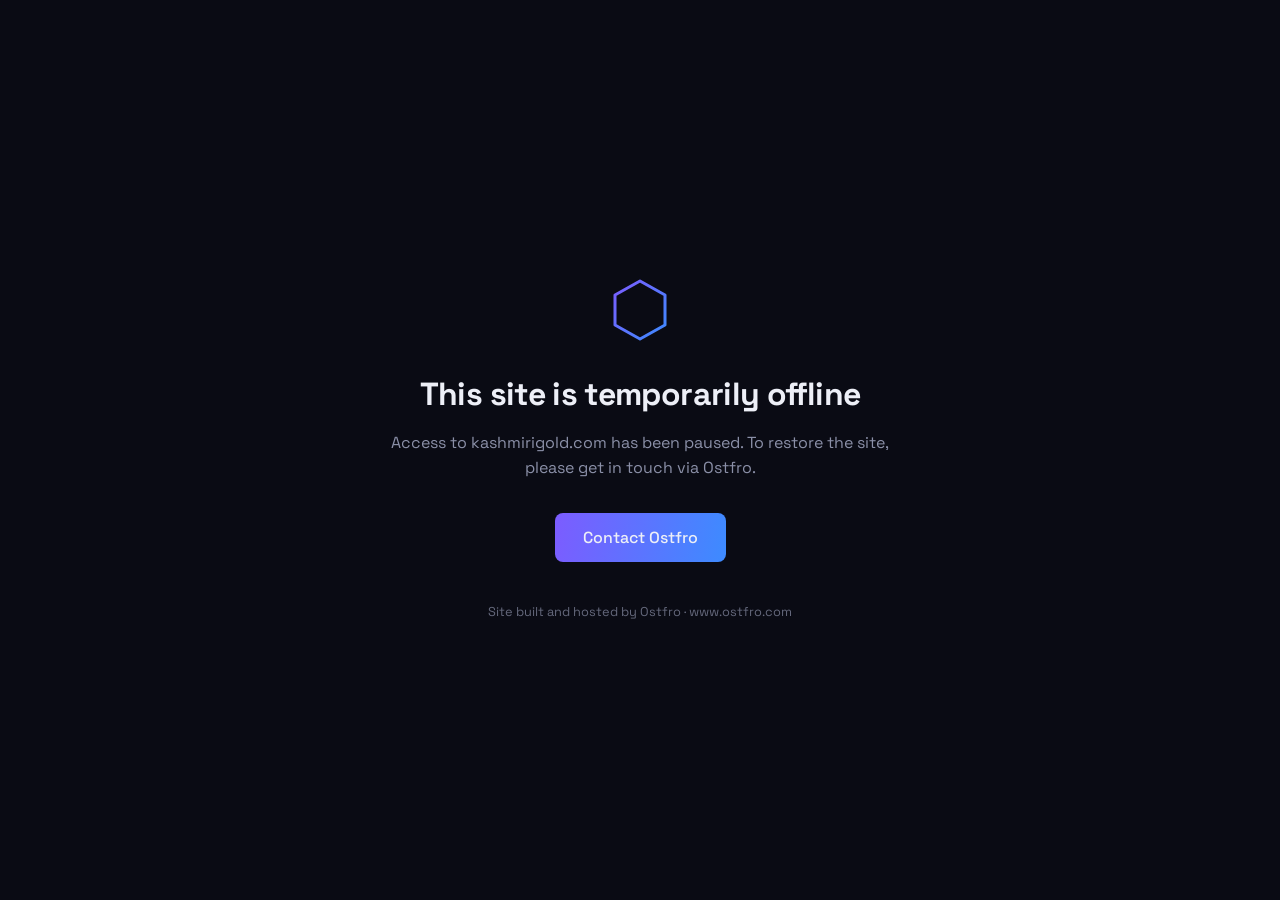
<file: locked.html>
<!DOCTYPE html>
<html lang="en">
<head>
<meta charset="UTF-8">
<meta name="viewport" content="width=device-width, initial-scale=1.0">
<meta name="robots" content="noindex, nofollow">
<title>Site Offline — Kashmiri Gold</title>
<link rel="preconnect" href="https://fonts.googleapis.com">
<link rel="preconnect" href="https://fonts.gstatic.com" crossorigin>
<link href="https://fonts.googleapis.com/css2?family=Space+Grotesk:wght@400;500;700&display=swap" rel="stylesheet">
<style>
  :root {
    --bg: #0A0B14;
    --ink: #EDEFF7;
    --muted: #8B90A8;
    --violet: #7C5CFF;
    --blue: #3D8BFF;
  }
  * { margin: 0; padding: 0; box-sizing: border-box; }
  html, body { height: 100%; }
  body {
    background: var(--bg);
    color: var(--ink);
    font-family: 'Space Grotesk', system-ui, sans-serif;
    display: flex;
    align-items: center;
    justify-content: center;
    padding: 24px;
    text-align: center;
  }
  .card { max-width: 520px; }
  .mark {
    width: 56px;
    height: 64px;
    margin: 0 auto 32px;
    display: block;
  }
  .mark polygon {
    fill: none;
    stroke: url(#g);
    stroke-width: 3;
    stroke-linejoin: round;
  }
  h1 {
    font-size: clamp(1.5rem, 4vw, 2rem);
    font-weight: 700;
    letter-spacing: -0.02em;
    margin-bottom: 16px;
  }
  p {
    color: var(--muted);
    line-height: 1.6;
    font-size: 1rem;
    margin-bottom: 32px;
  }
  .cta {
    display: inline-block;
    font-weight: 500;
    color: var(--ink);
    text-decoration: none;
    padding: 14px 28px;
    border-radius: 8px;
    background: linear-gradient(100deg, var(--violet), var(--blue));
    transition: opacity 0.2s ease;
  }
  .cta:hover { opacity: 0.85; }
  .cta:focus-visible {
    outline: 2px solid var(--blue);
    outline-offset: 3px;
  }
  .footnote {
    margin-top: 40px;
    margin-bottom: 0;
    font-size: 0.8rem;
    color: var(--muted);
    opacity: 0.7;
  }
</style>
</head>
<body>
  <main class="card">
    <svg class="mark" viewBox="0 0 56 64" aria-hidden="true">
      <defs>
        <linearGradient id="g" x1="0" y1="0" x2="1" y2="1">
          <stop offset="0" stop-color="#7C5CFF"/>
          <stop offset="1" stop-color="#3D8BFF"/>
        </linearGradient>
      </defs>
      <polygon points="28,3 53,17 53,47 28,61 3,47 3,17"/>
    </svg>
    <h1>This site is temporarily offline</h1>
    <p>Access to kashmirigold.com has been paused. To restore the site, please get in touch via Ostfro.</p>
    <a class="cta" href="https://www.ostfro.com">Contact Ostfro</a>
    <p class="footnote">Site built and hosted by Ostfro · www.ostfro.com</p>
  </main>
</body>
</html>
</file>
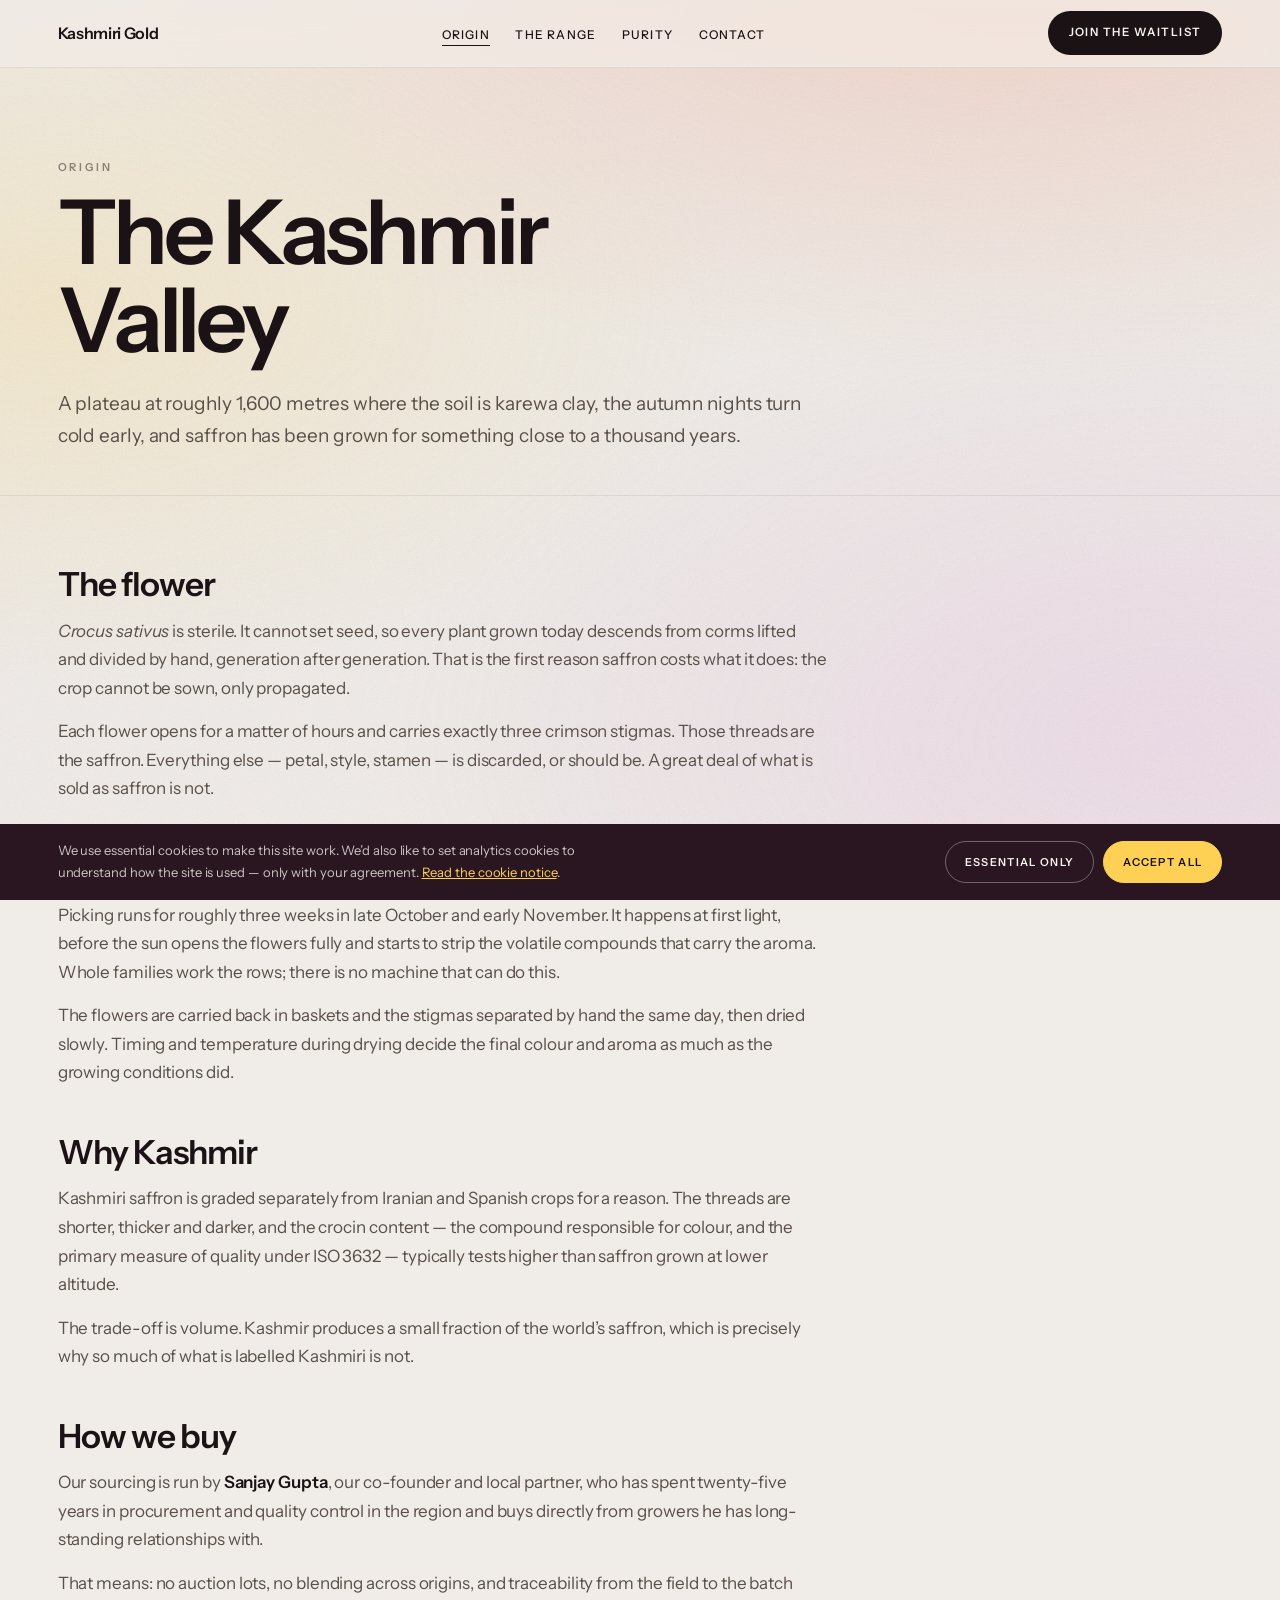
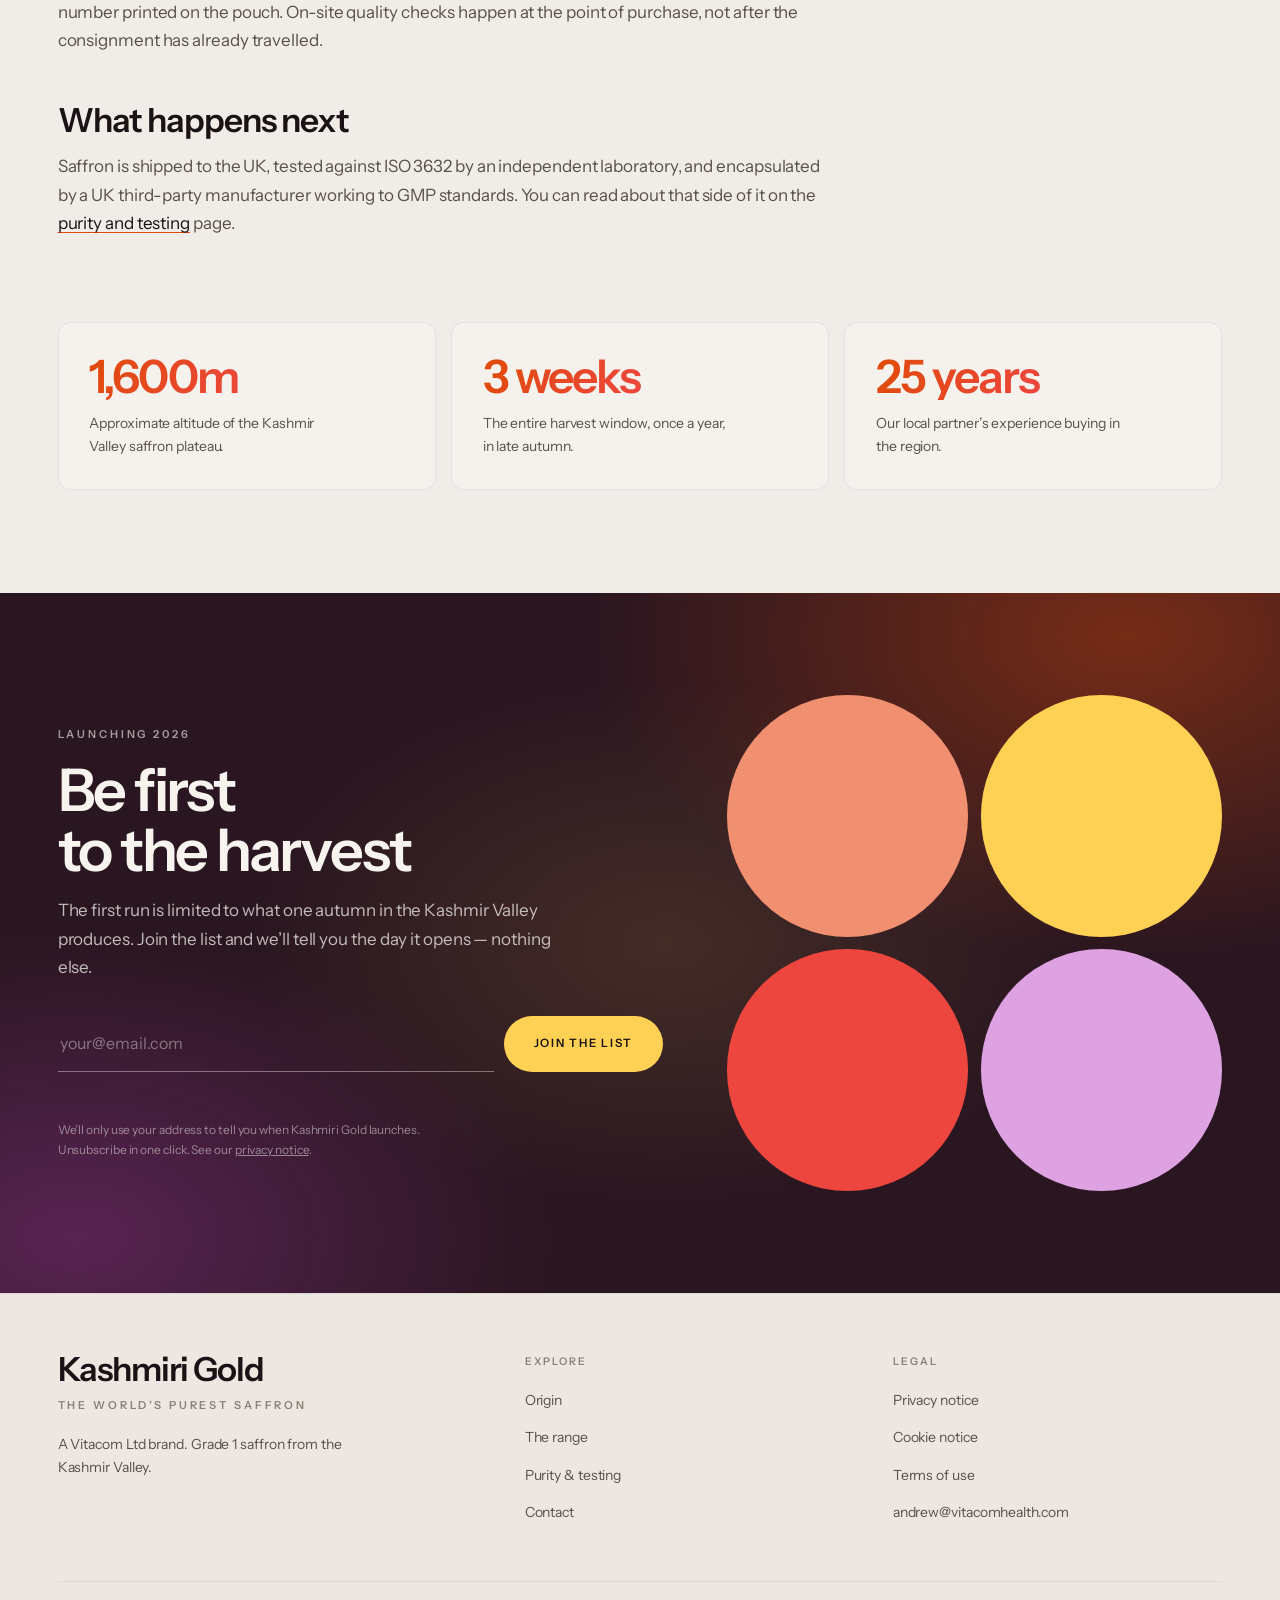
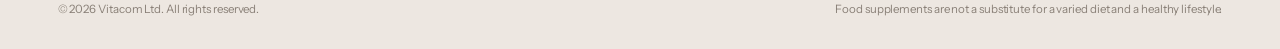
<file: origin.html>
<!DOCTYPE html>
<html lang="en-GB">
<head>
<meta charset="utf-8">
<meta name="viewport" content="width=device-width, initial-scale=1">
<title>Origin &mdash; Kashmiri Gold</title>
<meta name="description" content="Grade 1 saffron from the fields of the Kashmir Valley. How Crocus sativus is grown, harvested by hand and dried.">
<link rel="canonical" href="https://kashmirigold.com/origin.html">
<meta property="og:site_name" content="Kashmiri Gold">
<meta property="og:title" content="Origin &mdash; Kashmiri Gold">
<meta property="og:description" content="Grade 1 saffron from the fields of the Kashmir Valley. How Crocus sativus is grown, harvested by hand and dried.">
<meta property="og:type" content="website">
<meta property="og:url" content="https://kashmirigold.com/origin.html">
<meta name="theme-color" content="#F0ECE8">
<link rel="preconnect" href="https://fonts.googleapis.com">
<link rel="preconnect" href="https://fonts.gstatic.com" crossorigin>
<link href="https://fonts.googleapis.com/css2?family=Instrument+Sans:wght@400;500;600&display=swap" rel="stylesheet">
<link rel="stylesheet" href="/assets/style.css">
</head>
<body>
<a class="skip" href="#main">Skip to content</a>
<div class="progress" id="progress" aria-hidden="true"></div>
<header class="nav">
  <div class="wrap nav__in">
    <a href="/" class="nav__mark">Kashmiri Gold</a>
    <ul class="nav__links"><li><a href="/origin.html" aria-current="page">Origin</a></li><li><a href="/range.html">The range</a></li><li><a href="/purity.html">Purity</a></li><li><a href="/contact.html">Contact</a></li></ul>
    <div class="nav__right">
      <a href="/#waitlist" class="nav__cta">Join the waitlist</a>
      <button class="nav__burger" aria-label="Menu" aria-expanded="false">
        <svg viewBox="0 0 24 24" fill="none" stroke="currentColor" stroke-width="1.5"><path d="M3 6h18M3 12h18M3 18h18"/></svg>
      </button>
    </div>
  </div>
  <nav class="nav__drawer"><div class="wrap"><ul><li><a href="/origin.html">Origin</a></li><li><a href="/range.html">The range</a></li><li><a href="/purity.html">Purity</a></li><li><a href="/contact.html">Contact</a></li><li><a href="/#waitlist">Join the waitlist</a></li></ul></div></nav>
</header>
<main id="main">
  <section class="banner">
    <div class="wrap">
      <p class="eyebrow">Origin</p>
      <h1 class="banner__t">The Kashmir<br>Valley</h1>
      <p class="banner__b">A plateau at roughly 1,600 metres where the soil is karewa clay, the autumn nights turn cold early, and saffron has been grown for something close to a thousand years.</p>
    </div>
  </section>

  <div class="wrap">
    <div class="prose">
      <h2>The flower</h2>
      <p><i>Crocus sativus</i> is sterile. It cannot set seed, so every plant grown today descends from corms lifted and divided by hand, generation after generation. That is the first reason saffron costs what it does: the crop cannot be sown, only propagated.</p>
      <p>Each flower opens for a matter of hours and carries exactly three crimson stigmas. Those threads are the saffron. Everything else &mdash; petal, style, stamen &mdash; is discarded, or should be. A great deal of what is sold as saffron is not.</p>

      <h2>The harvest</h2>
      <p>Picking runs for roughly three weeks in late October and early November. It happens at first light, before the sun opens the flowers fully and starts to strip the volatile compounds that carry the aroma. Whole families work the rows; there is no machine that can do this.</p>
      <p>The flowers are carried back in baskets and the stigmas separated by hand the same day, then dried slowly. Timing and temperature during drying decide the final colour and aroma as much as the growing conditions did.</p>

      <h2>Why Kashmir</h2>
      <p>Kashmiri saffron is graded separately from Iranian and Spanish crops for a reason. The threads are shorter, thicker and darker, and the crocin content &mdash; the compound responsible for colour, and the primary measure of quality under ISO 3632 &mdash; typically tests higher than saffron grown at lower altitude.</p>
      <p>The trade-off is volume. Kashmir produces a small fraction of the world&rsquo;s saffron, which is precisely why so much of what is labelled Kashmiri is not.</p>

      <h2>How we buy</h2>
      <p>Our sourcing is run by <strong>Sanjay Gupta</strong>, our co-founder and local partner, who has spent twenty-five years in procurement and quality control in the region and buys directly from growers he has long-standing relationships with.</p>
      <p>That means: no auction lots, no blending across origins, and traceability from the field to the batch number printed on the pouch. On-site quality checks happen at the point of purchase, not after the consignment has already travelled.</p>

      <h2>What happens next</h2>
      <p>Saffron is shipped to the UK, tested against ISO 3632 by an independent laboratory, and encapsulated by a UK third-party manufacturer working to GMP standards. You can read about that side of it on the <a href="/purity.html">purity and testing</a> page.</p>
    </div>
  </div>

  <section class="sec sec--tight" style="padding-top:0">
    <div class="wrap">
      <div class="facts rise" style="margin-top:0">
        <div class="fact"><p class="fact__n">1,600m</p><p class="fact__l">Approximate altitude of the Kashmir Valley saffron plateau.</p></div>
        <div class="fact"><p class="fact__n">3 weeks</p><p class="fact__l">The entire harvest window, once a year, in late autumn.</p></div>
        <div class="fact"><p class="fact__n">25 years</p><p class="fact__l">Our local partner&rsquo;s experience buying in the region.</p></div>
      </div>
    </div>
  </section>

  <section class="sec wait" id="waitlist">
  <div class="wrap wait__grid">
    <div class="rise">
      <p class="eyebrow">Launching 2026</p>
      <h2 class="sec__title" style="margin-top:16px">Be first<br>to the harvest</h2>
      <p class="wait__b">The first run is limited to what one autumn in the Kashmir Valley produces. Join the list and we&rsquo;ll tell you the day it opens &mdash; nothing else.</p>
      <form class="form" id="waitlistForm" novalidate>
        <label for="wl-email" class="hp">Email address</label>
        <input id="wl-email" type="email" name="email" placeholder="your@email.com" autocomplete="email" required>
        <input class="hp" type="text" name="company" tabindex="-1" autocomplete="off" aria-hidden="true">
        <button type="submit">Join the list</button>
      </form>
      <p class="form__msg" id="waitlistMsg" role="status" aria-live="polite"></p>
      <p class="form__legal">We&rsquo;ll only use your address to tell you when Kashmiri Gold launches. Unsubscribe in one click. See our <a href="/privacy.html" style="color:inherit">privacy notice</a>.</p>
    </div>
    <div class="wait__swatches rise" aria-hidden="true">
      <div style="background:var(--coral)"></div>
      <div style="background:var(--saffron)"></div>
      <div style="background:var(--vermilion)"></div>
      <div style="background:var(--orchid)"></div>
    </div>
  </div>
</section>
</main><footer class="foot">
  <div class="wrap">
    <div class="foot__top">
      <div>
        <p class="foot__mark">Kashmiri Gold</p>
        <p class="eyebrow" style="margin-top:10px">The World&rsquo;s Purest Saffron</p>
        <p style="margin-top:18px;font-size:14px;color:var(--ink-soft);max-width:34ch">A Vitacom Ltd brand. Grade 1 saffron from the Kashmir Valley.</p>
      </div>
      <div class="foot__col">
        <h4>Explore</h4>
        <ul>
          <li><a href="/origin.html">Origin</a></li>
          <li><a href="/range.html">The range</a></li>
          <li><a href="/purity.html">Purity &amp; testing</a></li>
          <li><a href="/contact.html">Contact</a></li>
        </ul>
      </div>
      <div class="foot__col">
        <h4>Legal</h4>
        <ul>
          <li><a href="/privacy.html">Privacy notice</a></li>
          <li><a href="/cookies.html">Cookie notice</a></li>
          <li><a href="/terms.html">Terms of use</a></li>
          <li><a href="mailto:andrew@vitacomhealth.com">andrew@vitacomhealth.com</a></li>
        </ul>
      </div>
    </div>
    <div class="foot__bar">
      <span>&copy; <span data-year>2026</span> Vitacom Ltd. All rights reserved.</span>
      <span>Food supplements are not a substitute for a varied diet and a healthy lifestyle.</span>
    </div>
  </div>
</footer>

<div class="cookie" role="region" aria-label="Cookie notice">
  <div class="cookie__in">
    <p>We use essential cookies to make this site work. We&rsquo;d also like to set analytics cookies to understand how the site is used &mdash; only with your agreement. <a href="/cookies.html">Read the cookie notice</a>.</p>
    <div class="cookie__acts">
      <button data-cookie="essential">Essential only</button>
      <button class="primary" data-cookie="all">Accept all</button>
    </div>
  </div>
</div>

<script src="/assets/site.js"></script>
</body>
</html>
</file>
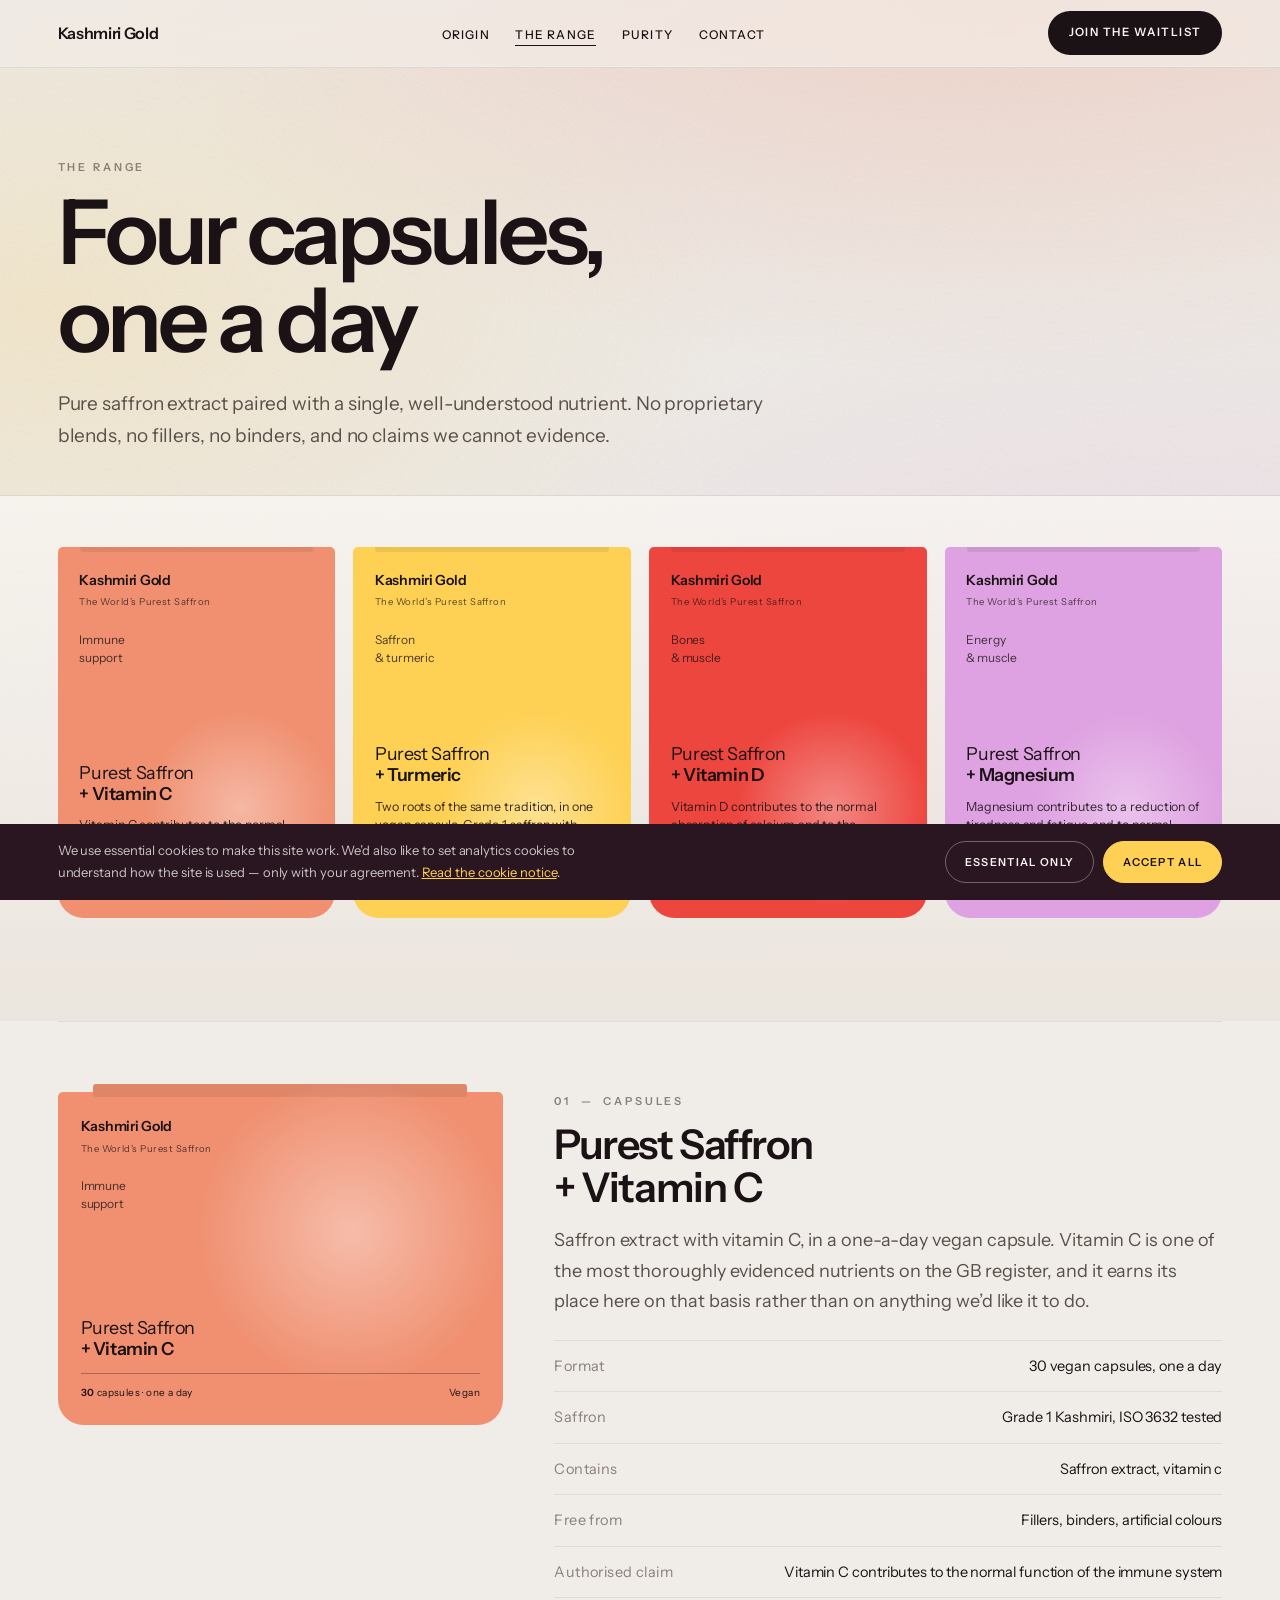
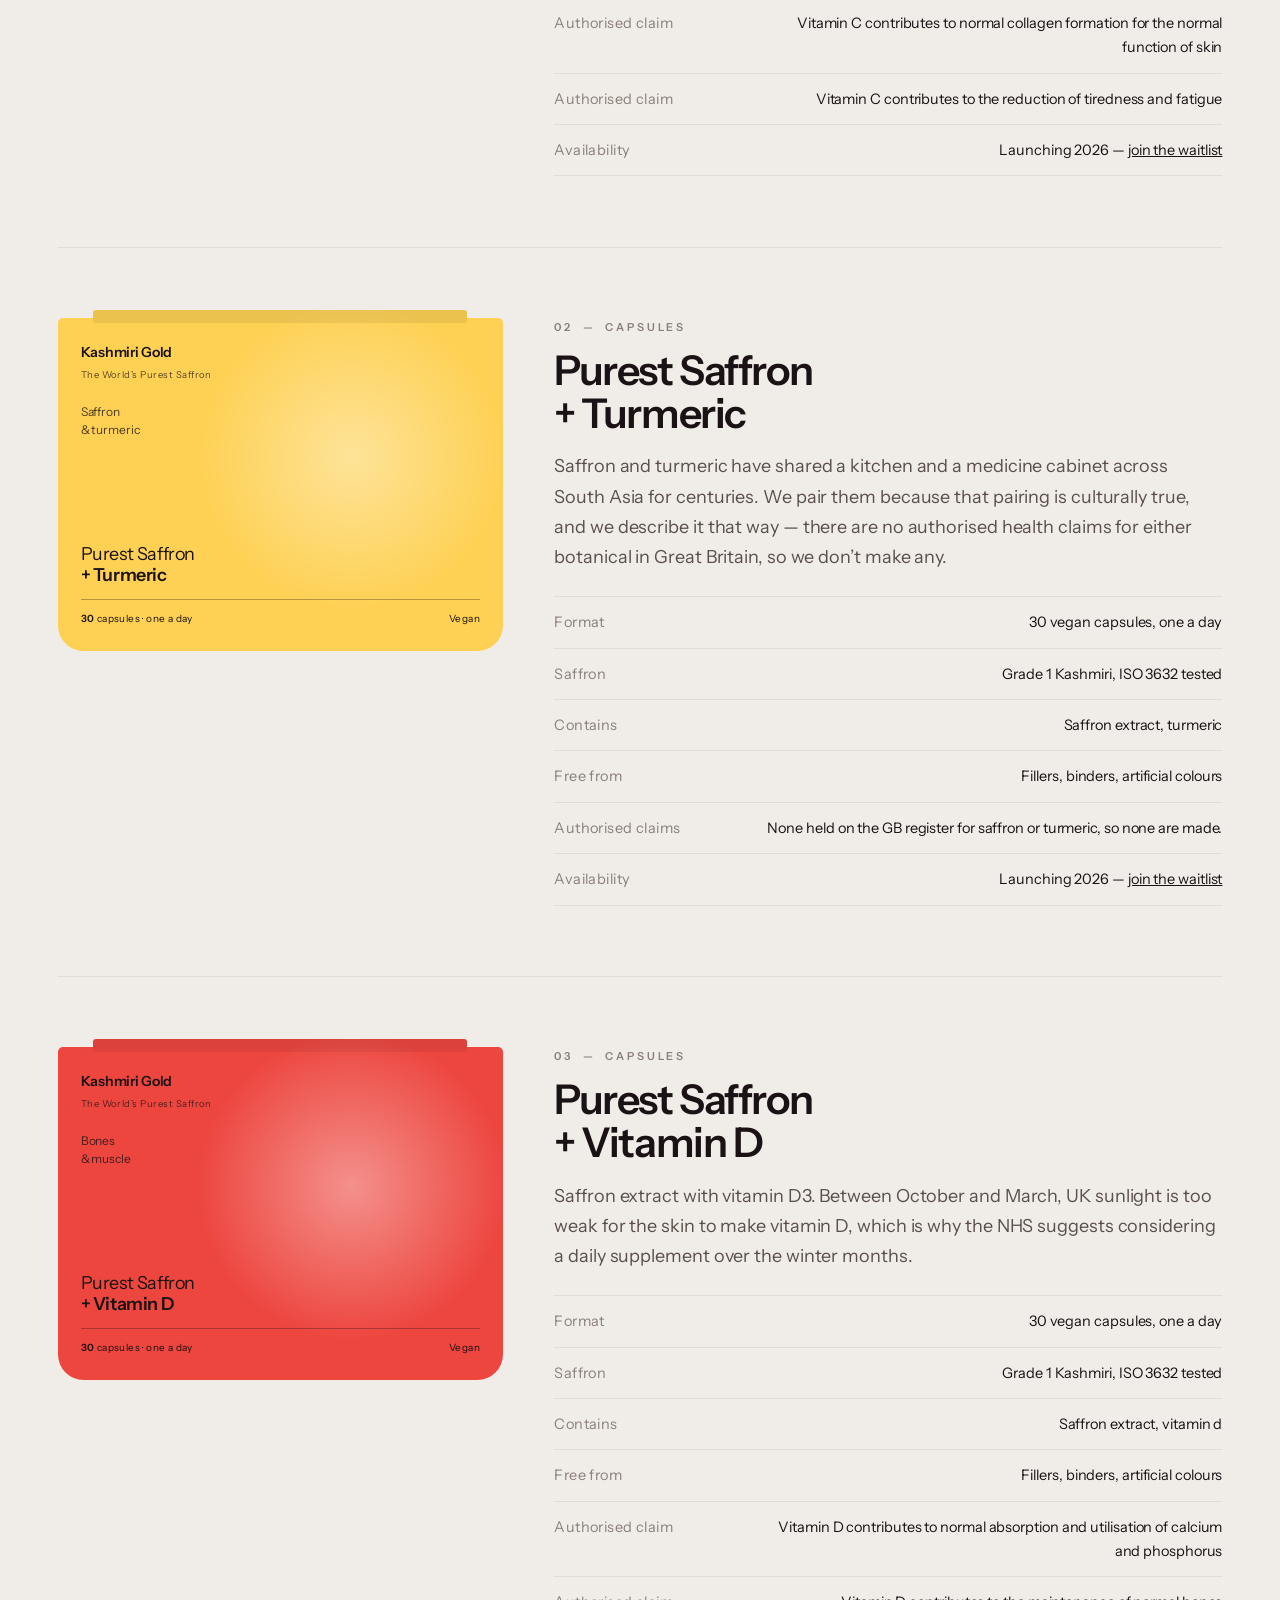
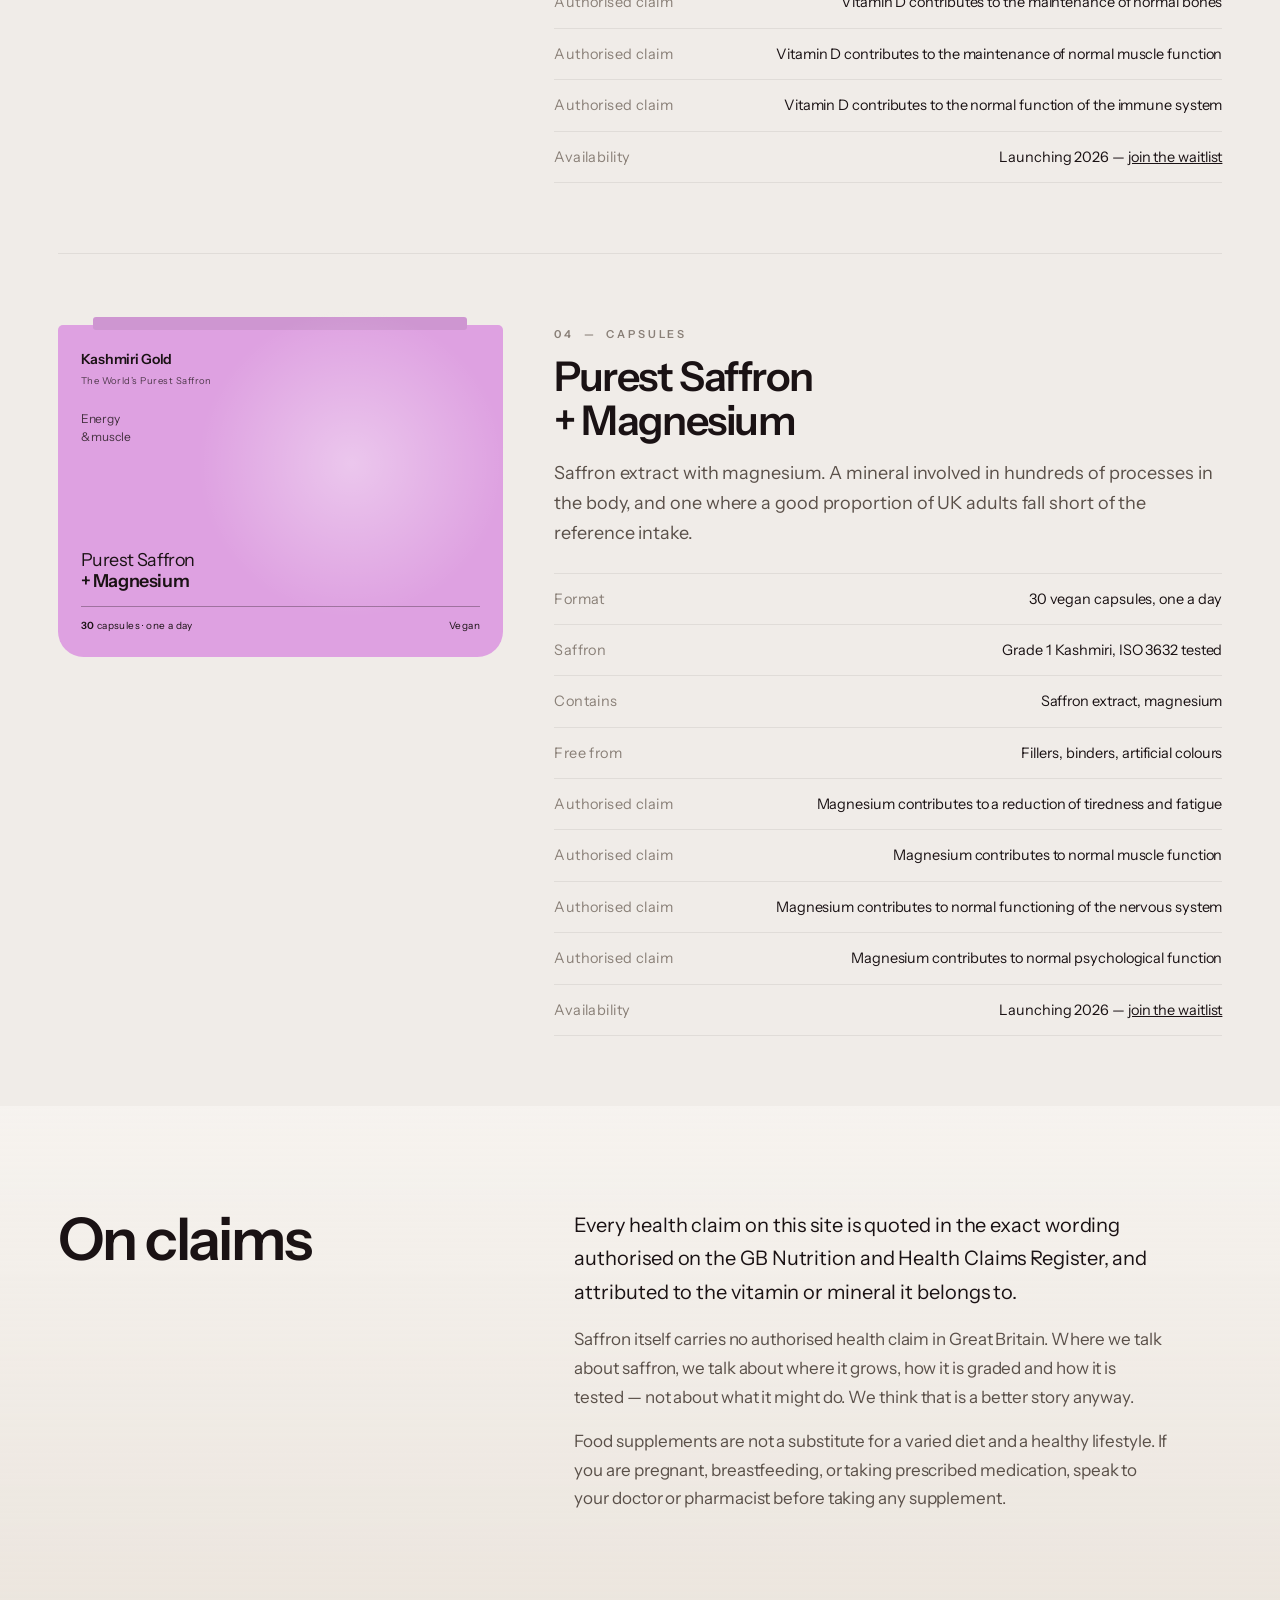
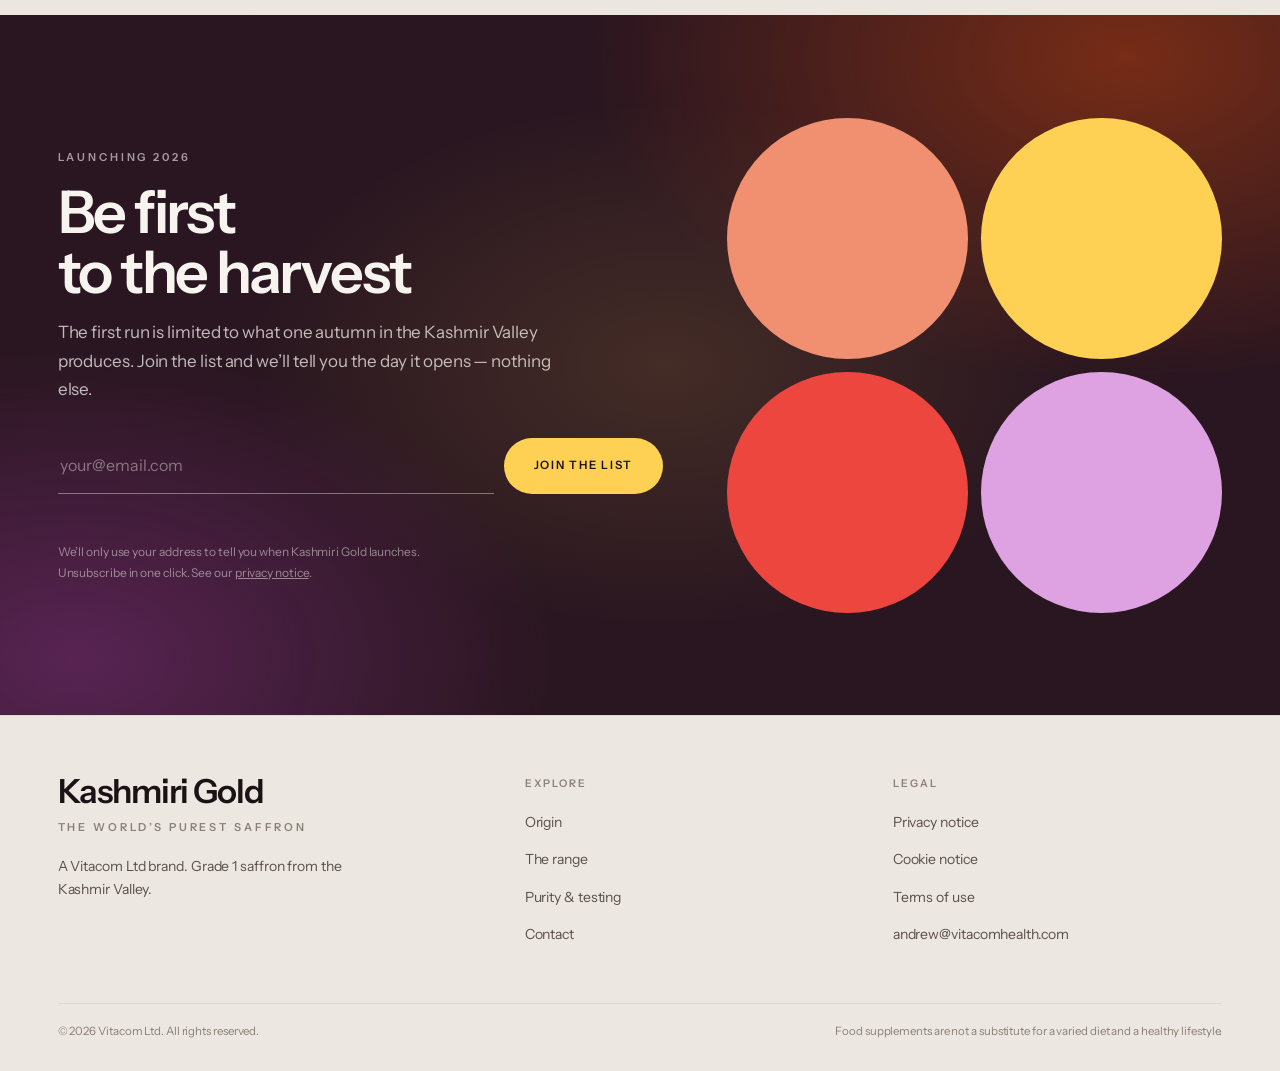
<file: range.html>
<!DOCTYPE html>
<html lang="en-GB">
<head>
<meta charset="utf-8">
<meta name="viewport" content="width=device-width, initial-scale=1">
<title>The range &mdash; Kashmiri Gold</title>
<meta name="description" content="Four one-a-day saffron capsules: with vitamin C, turmeric, vitamin D and magnesium. Grade 1 Kashmiri saffron, vegan, no fillers.">
<link rel="canonical" href="https://kashmirigold.com/range.html">
<meta property="og:site_name" content="Kashmiri Gold">
<meta property="og:title" content="The range &mdash; Kashmiri Gold">
<meta property="og:description" content="Four one-a-day saffron capsules: with vitamin C, turmeric, vitamin D and magnesium. Grade 1 Kashmiri saffron, vegan, no fillers.">
<meta property="og:type" content="website">
<meta property="og:url" content="https://kashmirigold.com/range.html">
<meta name="theme-color" content="#F0ECE8">
<link rel="preconnect" href="https://fonts.googleapis.com">
<link rel="preconnect" href="https://fonts.gstatic.com" crossorigin>
<link href="https://fonts.googleapis.com/css2?family=Instrument+Sans:wght@400;500;600&display=swap" rel="stylesheet">
<link rel="stylesheet" href="/assets/style.css">
</head>
<body>
<a class="skip" href="#main">Skip to content</a>
<div class="progress" id="progress" aria-hidden="true"></div>
<header class="nav">
  <div class="wrap nav__in">
    <a href="/" class="nav__mark">Kashmiri Gold</a>
    <ul class="nav__links"><li><a href="/origin.html">Origin</a></li><li><a href="/range.html" aria-current="page">The range</a></li><li><a href="/purity.html">Purity</a></li><li><a href="/contact.html">Contact</a></li></ul>
    <div class="nav__right">
      <a href="/#waitlist" class="nav__cta">Join the waitlist</a>
      <button class="nav__burger" aria-label="Menu" aria-expanded="false">
        <svg viewBox="0 0 24 24" fill="none" stroke="currentColor" stroke-width="1.5"><path d="M3 6h18M3 12h18M3 18h18"/></svg>
      </button>
    </div>
  </div>
  <nav class="nav__drawer"><div class="wrap"><ul><li><a href="/origin.html">Origin</a></li><li><a href="/range.html">The range</a></li><li><a href="/purity.html">Purity</a></li><li><a href="/contact.html">Contact</a></li><li><a href="/#waitlist">Join the waitlist</a></li></ul></div></nav>
</header>
<main id="main">
  <section class="banner">
    <div class="wrap">
      <p class="eyebrow">The range</p>
      <h1 class="banner__t">Four capsules,<br>one a day</h1>
      <p class="banner__b">Pure saffron extract paired with a single, well-understood nutrient. No proprietary blends, no fillers, no binders, and no claims we cannot evidence.</p>
    </div>
  </section>

  <section class="sec sec--tight sec--ivory">
    <div class="wrap">
      <div class="pouches" style="margin-top:0"><a href="/range.html#vitamin-c" class="pouch p-coral rise">
  <div>
    <p class="pouch__mark">Kashmiri Gold</p>
    <p class="pouch__sub">The World&rsquo;s Purest Saffron</p>
    <p class="pouch__tags">Immune<br>support</p>
  </div>
  <h3 class="pouch__name">Purest Saffron<b>+ Vitamin C</b></h3>
  <p class="pouch__claim">Vitamin C contributes to the normal function of the immune system.</p>
  <div class="pouch__foot"><span><b>30</b> capsules &middot; one a day</span><span>Vegan</span></div>
</a><a href="/range.html#turmeric" class="pouch p-saffron rise">
  <div>
    <p class="pouch__mark">Kashmiri Gold</p>
    <p class="pouch__sub">The World&rsquo;s Purest Saffron</p>
    <p class="pouch__tags">Saffron<br>&amp; turmeric</p>
  </div>
  <h3 class="pouch__name">Purest Saffron<b>+ Turmeric</b></h3>
  <p class="pouch__claim">Two roots of the same tradition, in one vegan capsule. Grade 1 saffron with cold-ground turmeric.</p>
  <div class="pouch__foot"><span><b>30</b> capsules &middot; one a day</span><span>Vegan</span></div>
</a><a href="/range.html#vitamin-d" class="pouch p-vermilion rise">
  <div>
    <p class="pouch__mark">Kashmiri Gold</p>
    <p class="pouch__sub">The World&rsquo;s Purest Saffron</p>
    <p class="pouch__tags">Bones<br>&amp; muscle</p>
  </div>
  <h3 class="pouch__name">Purest Saffron<b>+ Vitamin D</b></h3>
  <p class="pouch__claim">Vitamin D contributes to the normal absorption of calcium and to the maintenance of normal bones.</p>
  <div class="pouch__foot"><span><b>30</b> capsules &middot; one a day</span><span>Vegan</span></div>
</a><a href="/range.html#magnesium" class="pouch p-orchid rise">
  <div>
    <p class="pouch__mark">Kashmiri Gold</p>
    <p class="pouch__sub">The World&rsquo;s Purest Saffron</p>
    <p class="pouch__tags">Energy<br>&amp; muscle</p>
  </div>
  <h3 class="pouch__name">Purest Saffron<b>+ Magnesium</b></h3>
  <p class="pouch__claim">Magnesium contributes to a reduction of tiredness and fatigue, and to normal muscle function.</p>
  <div class="pouch__foot"><span><b>30</b> capsules &middot; one a day</span><span>Vegan</span></div>
</a></div>
    </div>
  </section>

  <div class="wrap"><article class="pdp rise" id="vitamin-c">
  <div class="pdp__swatch p-coral">
    <div>
      <p class="pouch__mark">Kashmiri Gold</p>
      <p class="pouch__sub">The World&rsquo;s Purest Saffron</p>
      <p class="pouch__tags">Immune<br>support</p>
    </div>
    <h3 class="pouch__name" style="margin-top:auto">Purest Saffron<b>+ Vitamin C</b></h3>
    <div class="pouch__foot"><span><b>30</b> capsules &middot; one a day</span><span>Vegan</span></div>
  </div>
  <div>
    <p class="eyebrow">01 &nbsp;&mdash;&nbsp; Capsules</p>
    <h2 class="pdp__t" style="margin-top:12px">Purest Saffron<br>+ Vitamin C</h2>
    <p class="pdp__claim">Saffron extract with vitamin C, in a one-a-day vegan capsule. Vitamin C is one of the most thoroughly evidenced nutrients on the GB register, and it earns its place here on that basis rather than on anything we&rsquo;d like it to do.</p>
    <ul class="pdp__list">
      <li><span>Format</span><span>30 vegan capsules, one a day</span></li>
      <li><span>Saffron</span><span>Grade 1 Kashmiri, ISO 3632 tested</span></li>
      <li><span>Contains</span><span>Saffron extract, vitamin c</span></li>
      <li><span>Free from</span><span>Fillers, binders, artificial colours</span></li>
      <li><span>Authorised claim</span><span style='text-align:right;max-width:46ch'>Vitamin C contributes to the normal function of the immune system</span></li><li><span>Authorised claim</span><span style='text-align:right;max-width:46ch'>Vitamin C contributes to normal collagen formation for the normal function of skin</span></li><li><span>Authorised claim</span><span style='text-align:right;max-width:46ch'>Vitamin C contributes to the reduction of tiredness and fatigue</span></li>
      <li><span>Availability</span><span>Launching 2026 &mdash; <a href="/#waitlist" style="text-decoration:underline">join the waitlist</a></span></li>
    </ul>
  </div>
</article><article class="pdp rise" id="turmeric">
  <div class="pdp__swatch p-saffron">
    <div>
      <p class="pouch__mark">Kashmiri Gold</p>
      <p class="pouch__sub">The World&rsquo;s Purest Saffron</p>
      <p class="pouch__tags">Saffron<br>&amp; turmeric</p>
    </div>
    <h3 class="pouch__name" style="margin-top:auto">Purest Saffron<b>+ Turmeric</b></h3>
    <div class="pouch__foot"><span><b>30</b> capsules &middot; one a day</span><span>Vegan</span></div>
  </div>
  <div>
    <p class="eyebrow">02 &nbsp;&mdash;&nbsp; Capsules</p>
    <h2 class="pdp__t" style="margin-top:12px">Purest Saffron<br>+ Turmeric</h2>
    <p class="pdp__claim">Saffron and turmeric have shared a kitchen and a medicine cabinet across South Asia for centuries. We pair them because that pairing is culturally true, and we describe it that way &mdash; there are no authorised health claims for either botanical in Great Britain, so we don&rsquo;t make any.</p>
    <ul class="pdp__list">
      <li><span>Format</span><span>30 vegan capsules, one a day</span></li>
      <li><span>Saffron</span><span>Grade 1 Kashmiri, ISO 3632 tested</span></li>
      <li><span>Contains</span><span>Saffron extract, turmeric</span></li>
      <li><span>Free from</span><span>Fillers, binders, artificial colours</span></li>
      <li><span>Authorised claims</span><span style='text-align:right;max-width:46ch'>None held on the GB register for saffron or turmeric, so none are made.</span></li>
      <li><span>Availability</span><span>Launching 2026 &mdash; <a href="/#waitlist" style="text-decoration:underline">join the waitlist</a></span></li>
    </ul>
  </div>
</article><article class="pdp rise" id="vitamin-d">
  <div class="pdp__swatch p-vermilion">
    <div>
      <p class="pouch__mark">Kashmiri Gold</p>
      <p class="pouch__sub">The World&rsquo;s Purest Saffron</p>
      <p class="pouch__tags">Bones<br>&amp; muscle</p>
    </div>
    <h3 class="pouch__name" style="margin-top:auto">Purest Saffron<b>+ Vitamin D</b></h3>
    <div class="pouch__foot"><span><b>30</b> capsules &middot; one a day</span><span>Vegan</span></div>
  </div>
  <div>
    <p class="eyebrow">03 &nbsp;&mdash;&nbsp; Capsules</p>
    <h2 class="pdp__t" style="margin-top:12px">Purest Saffron<br>+ Vitamin D</h2>
    <p class="pdp__claim">Saffron extract with vitamin D3. Between October and March, UK sunlight is too weak for the skin to make vitamin D, which is why the NHS suggests considering a daily supplement over the winter months.</p>
    <ul class="pdp__list">
      <li><span>Format</span><span>30 vegan capsules, one a day</span></li>
      <li><span>Saffron</span><span>Grade 1 Kashmiri, ISO 3632 tested</span></li>
      <li><span>Contains</span><span>Saffron extract, vitamin d</span></li>
      <li><span>Free from</span><span>Fillers, binders, artificial colours</span></li>
      <li><span>Authorised claim</span><span style='text-align:right;max-width:46ch'>Vitamin D contributes to normal absorption and utilisation of calcium and phosphorus</span></li><li><span>Authorised claim</span><span style='text-align:right;max-width:46ch'>Vitamin D contributes to the maintenance of normal bones</span></li><li><span>Authorised claim</span><span style='text-align:right;max-width:46ch'>Vitamin D contributes to the maintenance of normal muscle function</span></li><li><span>Authorised claim</span><span style='text-align:right;max-width:46ch'>Vitamin D contributes to the normal function of the immune system</span></li>
      <li><span>Availability</span><span>Launching 2026 &mdash; <a href="/#waitlist" style="text-decoration:underline">join the waitlist</a></span></li>
    </ul>
  </div>
</article><article class="pdp rise" id="magnesium">
  <div class="pdp__swatch p-orchid">
    <div>
      <p class="pouch__mark">Kashmiri Gold</p>
      <p class="pouch__sub">The World&rsquo;s Purest Saffron</p>
      <p class="pouch__tags">Energy<br>&amp; muscle</p>
    </div>
    <h3 class="pouch__name" style="margin-top:auto">Purest Saffron<b>+ Magnesium</b></h3>
    <div class="pouch__foot"><span><b>30</b> capsules &middot; one a day</span><span>Vegan</span></div>
  </div>
  <div>
    <p class="eyebrow">04 &nbsp;&mdash;&nbsp; Capsules</p>
    <h2 class="pdp__t" style="margin-top:12px">Purest Saffron<br>+ Magnesium</h2>
    <p class="pdp__claim">Saffron extract with magnesium. A mineral involved in hundreds of processes in the body, and one where a good proportion of UK adults fall short of the reference intake.</p>
    <ul class="pdp__list">
      <li><span>Format</span><span>30 vegan capsules, one a day</span></li>
      <li><span>Saffron</span><span>Grade 1 Kashmiri, ISO 3632 tested</span></li>
      <li><span>Contains</span><span>Saffron extract, magnesium</span></li>
      <li><span>Free from</span><span>Fillers, binders, artificial colours</span></li>
      <li><span>Authorised claim</span><span style='text-align:right;max-width:46ch'>Magnesium contributes to a reduction of tiredness and fatigue</span></li><li><span>Authorised claim</span><span style='text-align:right;max-width:46ch'>Magnesium contributes to normal muscle function</span></li><li><span>Authorised claim</span><span style='text-align:right;max-width:46ch'>Magnesium contributes to normal functioning of the nervous system</span></li><li><span>Authorised claim</span><span style='text-align:right;max-width:46ch'>Magnesium contributes to normal psychological function</span></li>
      <li><span>Availability</span><span>Launching 2026 &mdash; <a href="/#waitlist" style="text-decoration:underline">join the waitlist</a></span></li>
    </ul>
  </div>
</article></div>

  <section class="sec sec--ivory">
    <div class="wrap">
      <div class="sec__head rise">
        <h2 class="sec__title">On claims</h2>
        <div>
          <p class="sec__lede">Every health claim on this site is quoted in the exact wording authorised on the GB Nutrition and Health Claims Register, and attributed to the vitamin or mineral it belongs to.</p>
          <p class="sec__lede">Saffron itself carries no authorised health claim in Great Britain. Where we talk about saffron, we talk about where it grows, how it is graded and how it is tested &mdash; not about what it might do. We think that is a better story anyway.</p>
          <p class="sec__lede">Food supplements are not a substitute for a varied diet and a healthy lifestyle. If you are pregnant, breastfeeding, or taking prescribed medication, speak to your doctor or pharmacist before taking any supplement.</p>
        </div>
      </div>
    </div>
  </section>

  <section class="sec wait" id="waitlist">
  <div class="wrap wait__grid">
    <div class="rise">
      <p class="eyebrow">Launching 2026</p>
      <h2 class="sec__title" style="margin-top:16px">Be first<br>to the harvest</h2>
      <p class="wait__b">The first run is limited to what one autumn in the Kashmir Valley produces. Join the list and we&rsquo;ll tell you the day it opens &mdash; nothing else.</p>
      <form class="form" id="waitlistForm" novalidate>
        <label for="wl-email" class="hp">Email address</label>
        <input id="wl-email" type="email" name="email" placeholder="your@email.com" autocomplete="email" required>
        <input class="hp" type="text" name="company" tabindex="-1" autocomplete="off" aria-hidden="true">
        <button type="submit">Join the list</button>
      </form>
      <p class="form__msg" id="waitlistMsg" role="status" aria-live="polite"></p>
      <p class="form__legal">We&rsquo;ll only use your address to tell you when Kashmiri Gold launches. Unsubscribe in one click. See our <a href="/privacy.html" style="color:inherit">privacy notice</a>.</p>
    </div>
    <div class="wait__swatches rise" aria-hidden="true">
      <div style="background:var(--coral)"></div>
      <div style="background:var(--saffron)"></div>
      <div style="background:var(--vermilion)"></div>
      <div style="background:var(--orchid)"></div>
    </div>
  </div>
</section>
</main><footer class="foot">
  <div class="wrap">
    <div class="foot__top">
      <div>
        <p class="foot__mark">Kashmiri Gold</p>
        <p class="eyebrow" style="margin-top:10px">The World&rsquo;s Purest Saffron</p>
        <p style="margin-top:18px;font-size:14px;color:var(--ink-soft);max-width:34ch">A Vitacom Ltd brand. Grade 1 saffron from the Kashmir Valley.</p>
      </div>
      <div class="foot__col">
        <h4>Explore</h4>
        <ul>
          <li><a href="/origin.html">Origin</a></li>
          <li><a href="/range.html">The range</a></li>
          <li><a href="/purity.html">Purity &amp; testing</a></li>
          <li><a href="/contact.html">Contact</a></li>
        </ul>
      </div>
      <div class="foot__col">
        <h4>Legal</h4>
        <ul>
          <li><a href="/privacy.html">Privacy notice</a></li>
          <li><a href="/cookies.html">Cookie notice</a></li>
          <li><a href="/terms.html">Terms of use</a></li>
          <li><a href="mailto:andrew@vitacomhealth.com">andrew@vitacomhealth.com</a></li>
        </ul>
      </div>
    </div>
    <div class="foot__bar">
      <span>&copy; <span data-year>2026</span> Vitacom Ltd. All rights reserved.</span>
      <span>Food supplements are not a substitute for a varied diet and a healthy lifestyle.</span>
    </div>
  </div>
</footer>

<div class="cookie" role="region" aria-label="Cookie notice">
  <div class="cookie__in">
    <p>We use essential cookies to make this site work. We&rsquo;d also like to set analytics cookies to understand how the site is used &mdash; only with your agreement. <a href="/cookies.html">Read the cookie notice</a>.</p>
    <div class="cookie__acts">
      <button data-cookie="essential">Essential only</button>
      <button class="primary" data-cookie="all">Accept all</button>
    </div>
  </div>
</div>

<script src="/assets/site.js"></script>
</body>
</html>
</file>
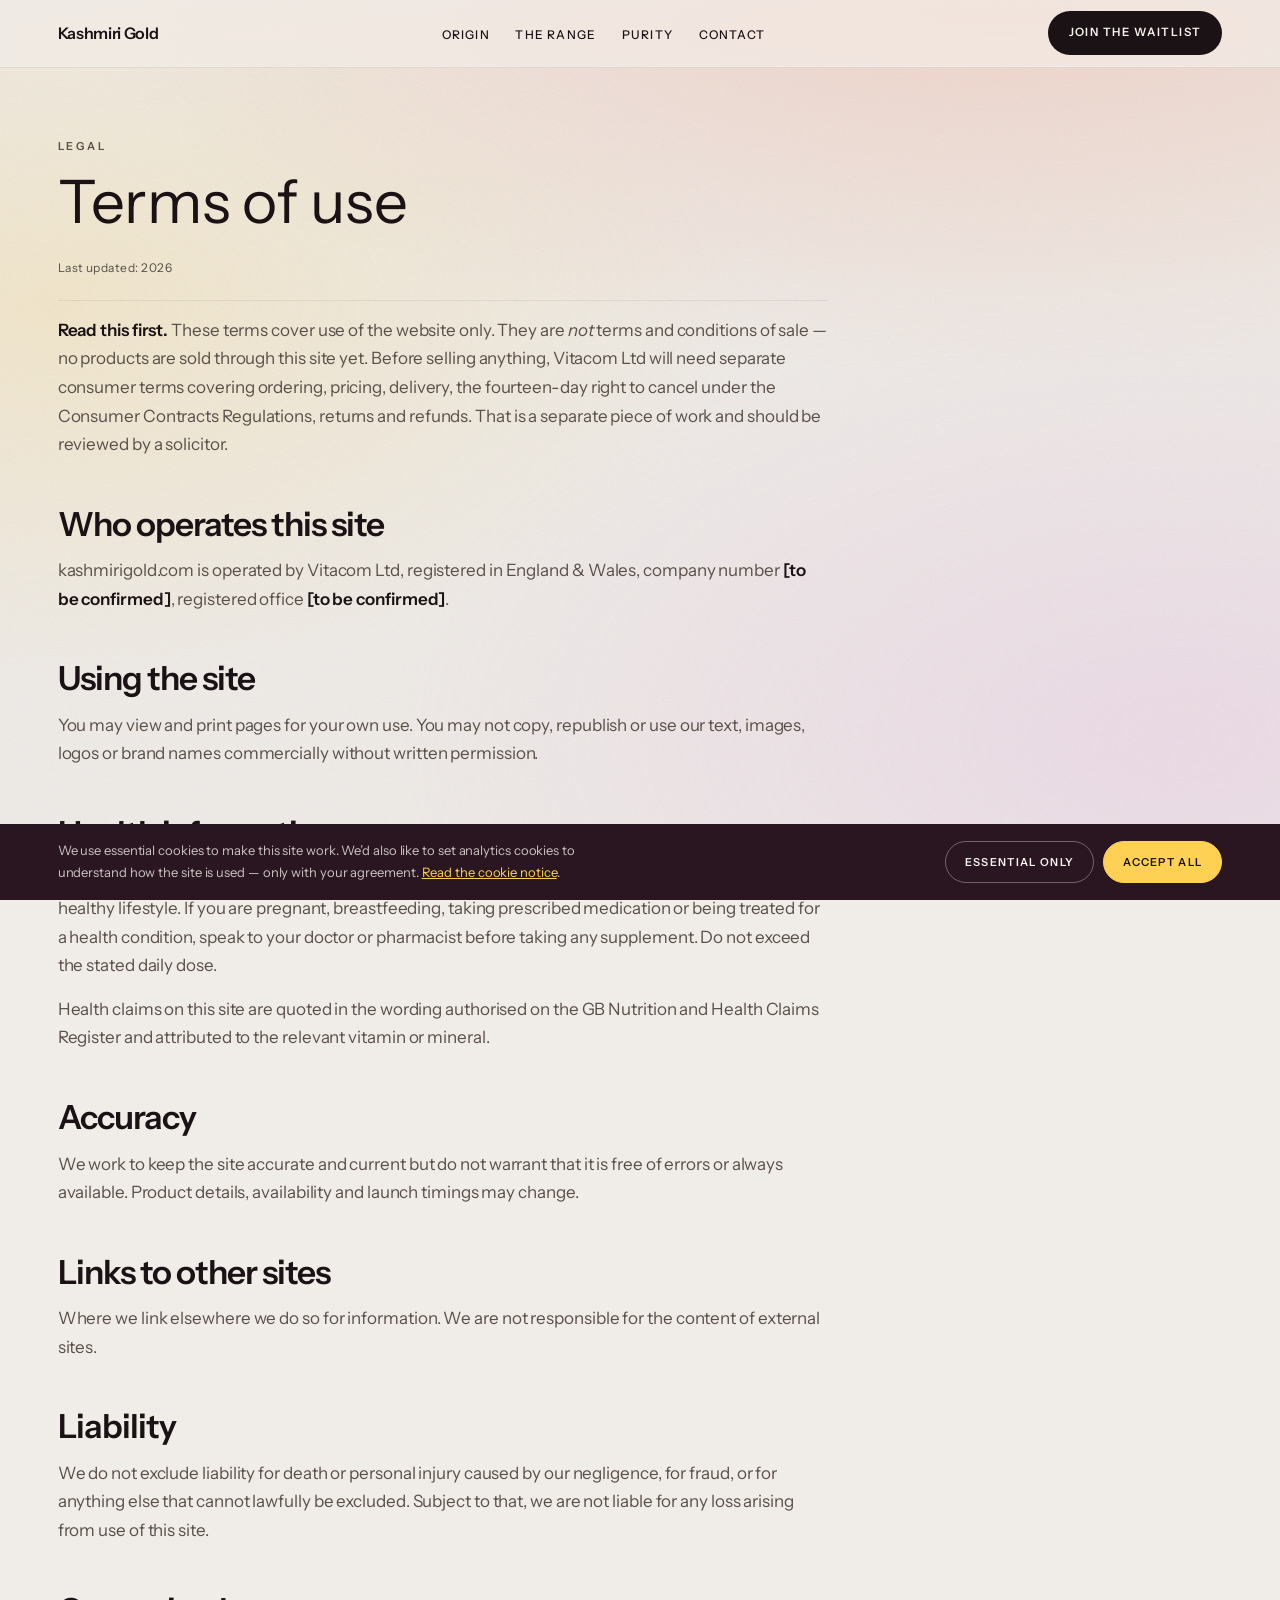
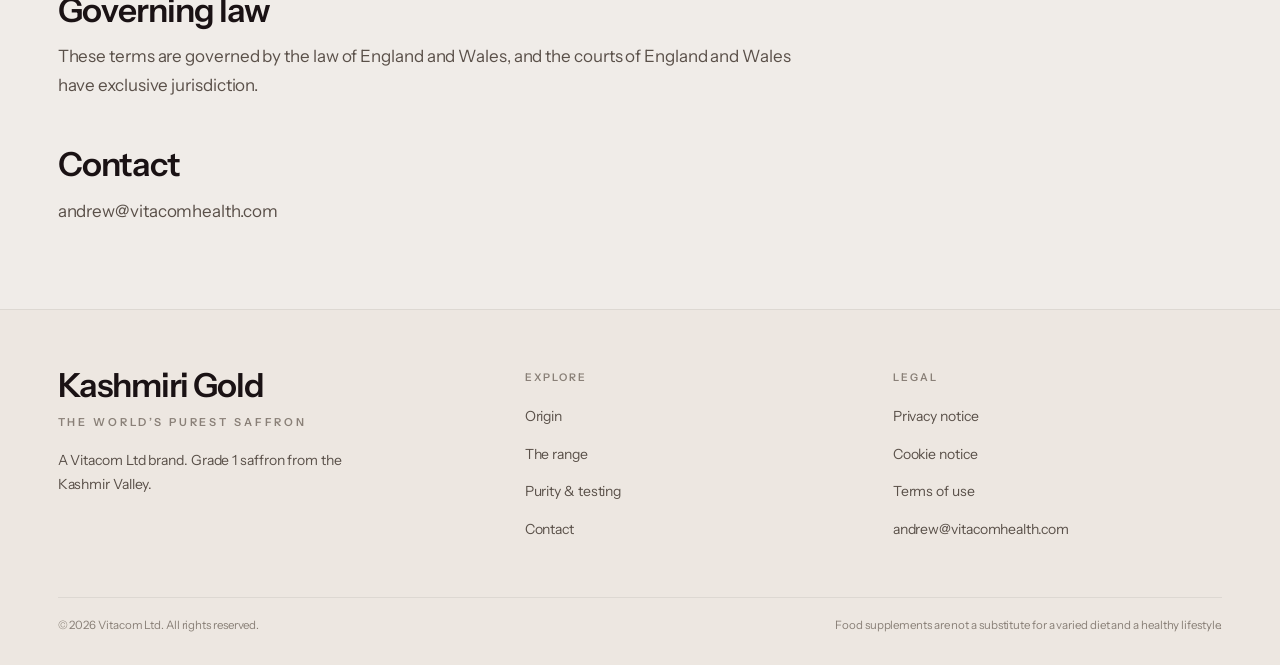
<file: terms.html>
<!DOCTYPE html>
<html lang="en-GB">
<head>
<meta charset="utf-8">
<meta name="viewport" content="width=device-width, initial-scale=1">
<title>Terms of use &mdash; Kashmiri Gold</title>
<meta name="description" content="Terms governing use of the Kashmiri Gold website, operated by Vitacom Ltd.">
<link rel="canonical" href="https://kashmirigold.com/terms.html">
<meta property="og:site_name" content="Kashmiri Gold">
<meta property="og:title" content="Terms of use &mdash; Kashmiri Gold">
<meta property="og:description" content="Terms governing use of the Kashmiri Gold website, operated by Vitacom Ltd.">
<meta property="og:type" content="website">
<meta property="og:url" content="https://kashmirigold.com/terms.html">
<meta name="theme-color" content="#F0ECE8">
<link rel="preconnect" href="https://fonts.googleapis.com">
<link rel="preconnect" href="https://fonts.gstatic.com" crossorigin>
<link href="https://fonts.googleapis.com/css2?family=Instrument+Sans:wght@400;500;600&display=swap" rel="stylesheet">
<link rel="stylesheet" href="/assets/style.css">
</head>
<body>
<a class="skip" href="#main">Skip to content</a>
<div class="progress" id="progress" aria-hidden="true"></div>
<header class="nav">
  <div class="wrap nav__in">
    <a href="/" class="nav__mark">Kashmiri Gold</a>
    <ul class="nav__links"><li><a href="/origin.html">Origin</a></li><li><a href="/range.html">The range</a></li><li><a href="/purity.html">Purity</a></li><li><a href="/contact.html">Contact</a></li></ul>
    <div class="nav__right">
      <a href="/#waitlist" class="nav__cta">Join the waitlist</a>
      <button class="nav__burger" aria-label="Menu" aria-expanded="false">
        <svg viewBox="0 0 24 24" fill="none" stroke="currentColor" stroke-width="1.5"><path d="M3 6h18M3 12h18M3 18h18"/></svg>
      </button>
    </div>
  </div>
  <nav class="nav__drawer"><div class="wrap"><ul><li><a href="/origin.html">Origin</a></li><li><a href="/range.html">The range</a></li><li><a href="/purity.html">Purity</a></li><li><a href="/contact.html">Contact</a></li><li><a href="/#waitlist">Join the waitlist</a></li></ul></div></nav>
</header>
<main id="main">
  <div class="wrap">
    <div class="prose">
      <p class="eyebrow">Legal</p>
      <h1 style="font-family:var(--display);font-weight:400;font-size:clamp(34px,5vw,60px);line-height:1.02;margin:14px 0 26px">Terms of use</h1>
      <p class="prose__meta">Last updated: <span data-year>2026</span></p>

      <p><strong>Read this first.</strong> These terms cover use of the website only. They are <em>not</em> terms and conditions of sale &mdash; no products are sold through this site yet. Before selling anything, Vitacom Ltd will need separate consumer terms covering ordering, pricing, delivery, the fourteen-day right to cancel under the Consumer Contracts Regulations, returns and refunds. That is a separate piece of work and should be reviewed by a solicitor.</p>

      <h2>Who operates this site</h2>
      <p>kashmirigold.com is operated by Vitacom Ltd, registered in England &amp; Wales, company number <strong>[to be confirmed]</strong>, registered office <strong>[to be confirmed]</strong>.</p>

      <h2>Using the site</h2>
      <p>You may view and print pages for your own use. You may not copy, republish or use our text, images, logos or brand names commercially without written permission.</p>

      <h2>Health information</h2>
      <p>Nothing on this site is medical advice. Food supplements are not a substitute for a varied diet and a healthy lifestyle. If you are pregnant, breastfeeding, taking prescribed medication or being treated for a health condition, speak to your doctor or pharmacist before taking any supplement. Do not exceed the stated daily dose.</p>
      <p>Health claims on this site are quoted in the wording authorised on the GB Nutrition and Health Claims Register and attributed to the relevant vitamin or mineral.</p>

      <h2>Accuracy</h2>
      <p>We work to keep the site accurate and current but do not warrant that it is free of errors or always available. Product details, availability and launch timings may change.</p>

      <h2>Links to other sites</h2>
      <p>Where we link elsewhere we do so for information. We are not responsible for the content of external sites.</p>

      <h2>Liability</h2>
      <p>We do not exclude liability for death or personal injury caused by our negligence, for fraud, or for anything else that cannot lawfully be excluded. Subject to that, we are not liable for any loss arising from use of this site.</p>

      <h2>Governing law</h2>
      <p>These terms are governed by the law of England and Wales, and the courts of England and Wales have exclusive jurisdiction.</p>

      <h2>Contact</h2>
      <p>andrew@vitacomhealth.com</p>
    </div>
  </div>
</main><footer class="foot">
  <div class="wrap">
    <div class="foot__top">
      <div>
        <p class="foot__mark">Kashmiri Gold</p>
        <p class="eyebrow" style="margin-top:10px">The World&rsquo;s Purest Saffron</p>
        <p style="margin-top:18px;font-size:14px;color:var(--ink-soft);max-width:34ch">A Vitacom Ltd brand. Grade 1 saffron from the Kashmir Valley.</p>
      </div>
      <div class="foot__col">
        <h4>Explore</h4>
        <ul>
          <li><a href="/origin.html">Origin</a></li>
          <li><a href="/range.html">The range</a></li>
          <li><a href="/purity.html">Purity &amp; testing</a></li>
          <li><a href="/contact.html">Contact</a></li>
        </ul>
      </div>
      <div class="foot__col">
        <h4>Legal</h4>
        <ul>
          <li><a href="/privacy.html">Privacy notice</a></li>
          <li><a href="/cookies.html">Cookie notice</a></li>
          <li><a href="/terms.html">Terms of use</a></li>
          <li><a href="mailto:andrew@vitacomhealth.com">andrew@vitacomhealth.com</a></li>
        </ul>
      </div>
    </div>
    <div class="foot__bar">
      <span>&copy; <span data-year>2026</span> Vitacom Ltd. All rights reserved.</span>
      <span>Food supplements are not a substitute for a varied diet and a healthy lifestyle.</span>
    </div>
  </div>
</footer>

<div class="cookie" role="region" aria-label="Cookie notice">
  <div class="cookie__in">
    <p>We use essential cookies to make this site work. We&rsquo;d also like to set analytics cookies to understand how the site is used &mdash; only with your agreement. <a href="/cookies.html">Read the cookie notice</a>.</p>
    <div class="cookie__acts">
      <button data-cookie="essential">Essential only</button>
      <button class="primary" data-cookie="all">Accept all</button>
    </div>
  </div>
</div>

<script src="/assets/site.js"></script>
</body>
</html>
</file>
<file: assets/style.css>
/* ============================================================
   Kashmiri Gold — stylesheet
   Palette sampled directly from the Vitacom brand slides.
   ============================================================ */

:root{
  /* neutrals — warm, never pure black */
  --bone:#F0ECE8;
  --ivory:#F7F4F0;
  --sand:#E8E0D6;
  --clay:#DCD2C6;
  --ink:#1A1214;
  --ink-soft:#5A5049;
  --ink-faint:#8A8078;
  --aubergine:#2A1620;
  --aubergine-2:#3D1F2E;

  /* brand — exact values from the colour slide */
  --coral:#F09071;
  --saffron:#FED154;
  --orchid:#DEA1E1;
  --vermilion:#ED463F;
  --ember:#E04B09;
  --gold:#FFBF06;
  --plum:#863185;
  --scarlet:#EA2C18;

  --f:"Instrument Sans",-apple-system,BlinkMacSystemFont,"Segoe UI",sans-serif;

  --gut:clamp(18px,4.5vw,72px);
  --rule:1px solid rgba(26,18,20,.12);
  --rule-soft:1px solid rgba(26,18,20,.07);
  --ease:cubic-bezier(.22,.68,.28,1);
  --slow:cubic-bezier(.16,.84,.30,1);
}

/* ---------- reset + mobile hardening ---------- */
*,*::before,*::after{box-sizing:border-box;margin:0;padding:0;min-width:0}
html{scroll-behavior:smooth;-webkit-text-size-adjust:100%;overflow-x:hidden;scroll-padding-top:80px}
body{
  background:var(--bone);color:var(--ink);
  font-family:var(--f);font-weight:400;
  font-size:clamp(15px,.4vw + 14px,17px);line-height:1.68;letter-spacing:-.005em;
  overflow-x:hidden;width:100%;max-width:100vw;
  display:flex;flex-direction:column;min-height:100svh;
  -webkit-font-smoothing:antialiased;position:relative;
}
body::before{
  content:"";position:fixed;inset:0;z-index:-2;pointer-events:none;
  background:
    radial-gradient(120vw 80vh at 78% -8%, rgba(240,144,113,.30), transparent 62%),
    radial-gradient(90vw 70vh at 4% 34%, rgba(254,209,84,.20), transparent 60%),
    radial-gradient(100vw 80vh at 92% 82%, rgba(222,161,225,.22), transparent 62%);
}
body::after{
  content:"";position:fixed;inset:0;z-index:-1;pointer-events:none;opacity:.30;
  background-image:url("data:image/svg+xml,%3Csvg xmlns='http://www.w3.org/2000/svg' width='140' height='140'%3E%3Cfilter id='n'%3E%3CfeTurbulence type='fractalNoise' baseFrequency='.85' numOctaves='3'/%3E%3C/filter%3E%3Crect width='140' height='140' filter='url(%23n)' opacity='.42'/%3E%3C/svg%3E");
}
main{flex:1;width:100%}
img,svg,video{max-width:100%;height:auto;display:block}
a{color:inherit}
button,input,textarea,select{font:inherit;color:inherit}
::selection{background:var(--ember);color:var(--ivory)}
:focus-visible{outline:2px solid var(--ember);outline-offset:3px;border-radius:2px}

.wrap{width:100%;max-width:1340px;margin:0 auto;padding-inline:var(--gut)}
.skip{position:absolute;left:-9999px}
.skip:focus{left:var(--gut);top:10px;z-index:200;background:var(--ink);color:var(--ivory);padding:12px 18px}
.eyebrow{font-size:clamp(9.5px,.16vw + 9px,11px);letter-spacing:.26em;text-transform:uppercase;font-weight:600;color:var(--ink-faint)}
.diamond{display:inline-block;width:4px;height:4px;background:var(--ember);transform:rotate(45deg);vertical-align:middle;margin:0 .7em}

.progress{position:fixed;top:0;left:0;height:2px;z-index:120;width:0;background:linear-gradient(90deg,var(--saffron),var(--ember),var(--vermilion));transition:width .12s linear}

/* ---------- nav ---------- */
.nav{position:sticky;top:0;z-index:100;width:100%;background:rgba(240,236,232,.72);backdrop-filter:saturate(1.6) blur(18px);-webkit-backdrop-filter:saturate(1.6) blur(18px);border-bottom:1px solid rgba(26,18,20,.08);transition:background .4s var(--ease),border-color .4s}
.nav.scrolled{background:rgba(240,236,232,.94);border-bottom-color:rgba(26,18,20,.14)}
.nav__in{display:flex;align-items:center;justify-content:space-between;gap:14px;min-height:66px}
.nav__mark{font-weight:600;font-size:clamp(14px,.3vw + 13px,16px);letter-spacing:-.02em;text-decoration:none;white-space:nowrap;flex-shrink:0}
.nav__links{display:flex;gap:clamp(16px,2vw,32px);list-style:none}
.nav__links a{position:relative;text-decoration:none;font-size:12px;letter-spacing:.1em;text-transform:uppercase;font-weight:500;padding-block:4px;white-space:nowrap}
.nav__links a::after{content:"";position:absolute;left:0;bottom:0;width:100%;height:1px;background:currentColor;transform:scaleX(0);transform-origin:right;transition:transform .45s var(--ease)}
.nav__links a:hover::after,.nav__links a[aria-current="page"]::after{transform:scaleX(1);transform-origin:left}
.nav__right{display:flex;align-items:center;gap:6px;flex-shrink:0}
.nav__cta{position:relative;overflow:hidden;isolation:isolate;text-decoration:none;font-size:11.5px;letter-spacing:.13em;text-transform:uppercase;font-weight:600;background:var(--ink);color:var(--ivory);padding:12px clamp(14px,1.6vw,22px);white-space:nowrap;border-radius:999px}
.nav__cta::before{content:"";position:absolute;inset:0;z-index:-1;background:var(--ember);transform:translateY(101%);transition:transform .45s var(--ease)}
.nav__cta:hover::before{transform:translateY(0)}
.nav__burger{display:none;background:none;border:0;cursor:pointer;padding:9px;line-height:0}
.nav__burger svg{width:22px;height:22px}
.nav__drawer{display:grid;grid-template-rows:0fr;overflow:hidden;transition:grid-template-rows .5s var(--ease);border-top:1px solid rgba(26,18,20,0);background:rgba(240,236,232,.98)}
.nav__drawer.open{grid-template-rows:1fr;border-top-color:rgba(26,18,20,.1)}
.nav__drawer > div{min-height:0}
.nav__drawer ul{list-style:none;padding:6px 0 20px}
.nav__drawer a{display:block;padding:15px 0;text-decoration:none;font-size:15px;letter-spacing:.06em;font-weight:500;border-bottom:var(--rule-soft)}
@media(max-width:940px){.nav__links{display:none}.nav__burger{display:block}}
@media(max-width:400px){.nav__cta{padding:11px 14px;font-size:10.5px;letter-spacing:.08em}}

/* ---------- buttons ---------- */
.btn{position:relative;overflow:hidden;isolation:isolate;display:inline-block;text-decoration:none;font-size:11.5px;letter-spacing:.15em;text-transform:uppercase;font-weight:600;padding:16px clamp(22px,3vw,34px);border:0;cursor:pointer;border-radius:999px;transition:color .4s var(--ease);text-align:center}
.btn::before{content:"";position:absolute;inset:0;z-index:-1;transform:translateY(101%);transition:transform .5s var(--ease)}
.btn--solid{background:var(--ink);color:var(--ivory)}
.btn--solid::before{background:var(--ember)}
.btn--solid:hover::before{transform:translateY(0)}
.btn--line{border:1px solid rgba(26,18,20,.35);background:transparent;color:var(--ink)}
.btn--line::before{background:var(--ink)}
.btn--line:hover{color:var(--ivory);border-color:var(--ink)}
.btn--line:hover::before{transform:translateY(0)}

/* ---------- hero ---------- */
.hero{padding-top:clamp(38px,7vh,96px);position:relative}
.hero__grid{display:grid;grid-template-columns:1.02fr .98fr;gap:clamp(26px,4vw,64px);align-items:center}
.hero__logo{width:min(100%,620px);margin:16px 0 0}
.hero__strap{font-size:clamp(15px,.7vw + 12px,22px);color:var(--ink-soft);margin-top:clamp(14px,2vw,24px)}
.hero__body{max-width:46ch;margin-top:clamp(14px,1.6vw,20px);color:var(--ink-soft)}
.hero__actions{display:flex;flex-wrap:wrap;gap:11px;margin-top:clamp(24px,3vw,36px)}
@media(max-width:900px){.hero__grid{grid-template-columns:1fr;gap:22px}}


/* ---------- floating cut-outs: no boxes, no backgrounds ---------- */
.float{position:relative;isolation:isolate}
.float img{
  width:100%;height:auto;position:relative;z-index:1;
  filter:drop-shadow(0 clamp(14px,2.4vw,34px) clamp(20px,3.4vw,46px) rgba(42,22,32,.26));
  will-change:transform;
}
/* soft ground shadow so the product sits on the page rather than hovering flatly */
.float::after{
  content:"";position:absolute;z-index:0;left:12%;right:12%;bottom:2%;height:9%;
  background:radial-gradient(ellipse at center,rgba(42,22,32,.20),transparent 70%);
  filter:blur(10px);
}
/* warm bloom behind the product, in brand colour */
.float::before{
  content:"";position:absolute;z-index:-1;inset:-14% -8% -4%;
  background:radial-gradient(closest-side,rgba(240,144,113,.34),transparent 74%);
}
.float--range::before{
  background:
    radial-gradient(closest-side at 22% 60%,rgba(240,144,113,.32),transparent 72%),
    radial-gradient(closest-side at 58% 55%,rgba(254,209,84,.30),transparent 72%),
    radial-gradient(closest-side at 82% 60%,rgba(237,70,63,.24),transparent 72%);
}
.float--range{margin-top:clamp(30px,4.4vw,64px)}
.float--card::before{background:radial-gradient(closest-side,rgba(222,161,225,.4),transparent 74%)}
.float--card::after{left:22%;right:22%;height:7%}

/* gentle idle drift — barely perceptible, stops the page feeling frozen */
.float--hero img{animation:drift 9s ease-in-out infinite}
.float--range img{animation:drift 12s ease-in-out infinite}
@keyframes drift{
  0%,100%{transform:translateY(0) rotate(0deg)}
  50%{transform:translateY(-9px) rotate(-.25deg)}
}
.float--hero,.float--range{transition:transform 1.1s var(--slow),opacity 1.1s var(--ease)}

/* ---------- marquee ---------- */
.marquee{margin-top:clamp(44px,6vw,84px);padding:15px 0;overflow:hidden;border-block:var(--rule-soft);-webkit-mask-image:linear-gradient(90deg,transparent,#000 9%,#000 91%,transparent);mask-image:linear-gradient(90deg,transparent,#000 9%,#000 91%,transparent)}
.marquee__track{display:flex;width:max-content;will-change:transform;backface-visibility:hidden;transform:translate3d(0,0,0)}
.marquee span{font-size:clamp(10px,.18vw + 10px,12px);letter-spacing:.28em;text-transform:uppercase;font-weight:500;color:var(--ink-faint);padding-inline:clamp(16px,2.4vw,34px);white-space:nowrap}
.marquee b{color:var(--ember);font-weight:400}

/* ---------- sections ---------- */
.sec{padding-block:clamp(56px,8vw,128px);position:relative}
.sec--ivory{background:linear-gradient(180deg,rgba(247,244,240,.85),rgba(232,224,214,.55))}
.sec--tight{padding-top:clamp(34px,4vw,64px)}
.sec__head{display:grid;grid-template-columns:minmax(0,.92fr) minmax(0,1.28fr);gap:clamp(20px,4vw,72px);align-items:start}
.sec__title{font-size:clamp(30px,4.6vw,68px);font-weight:600;line-height:1.02;letter-spacing:-.038em;text-wrap:balance}
.sec__lede{font-size:clamp(15.5px,.6vw + 14px,20px);max-width:54ch;color:var(--ink)}
.sec__lede + .sec__lede{margin-top:16px;color:var(--ink-soft);font-size:clamp(15px,.3vw + 14px,17px)}
@media(max-width:820px){.sec__head{grid-template-columns:1fr;gap:18px}}

/* ---------- facts ---------- */
.facts{display:grid;grid-template-columns:repeat(3,minmax(0,1fr));gap:clamp(10px,1.2vw,18px);margin-top:clamp(34px,5vw,72px)}
.fact{background:rgba(247,244,240,.72);border:var(--rule-soft);border-radius:clamp(8px,1vw,14px);padding:clamp(20px,2.4vw,36px);transition:transform .55s var(--ease),box-shadow .55s var(--ease),background .55s}
.fact:hover{transform:translateY(-5px);background:rgba(247,244,240,.95);box-shadow:0 22px 40px -28px rgba(42,22,32,.4)}
.fact__n{font-size:clamp(28px,3.6vw,58px);font-weight:600;line-height:1;letter-spacing:-.045em;background:linear-gradient(120deg,var(--ember),var(--vermilion) 55%,var(--plum));-webkit-background-clip:text;background-clip:text;color:transparent}
.fact__l{margin-top:12px;font-size:clamp(12.5px,.2vw + 12px,14px);color:var(--ink-soft);max-width:28ch}
@media(max-width:740px){.facts{grid-template-columns:1fr}}

/* ---------- product cards ---------- */
.pouches{display:grid;grid-template-columns:repeat(4,minmax(0,1fr));gap:clamp(12px,1.4vw,22px);margin-top:clamp(34px,5vw,70px)}
.pouch{position:relative;display:flex;flex-direction:column;isolation:isolate;padding:clamp(17px,1.7vw,26px);min-height:clamp(310px,29vw,410px);border-radius:5px 5px clamp(16px,2vw,26px) clamp(16px,2vw,26px);color:var(--ink);text-decoration:none;overflow:hidden;transition:transform .6s var(--slow),box-shadow .6s var(--ease)}
.pouch::before{content:"";position:absolute;left:8%;right:8%;top:-8px;height:13px;border-radius:3px;background:inherit;filter:brightness(.93);z-index:-1}
.pouch::after{content:"";position:absolute;right:-14%;bottom:-6%;width:96%;aspect-ratio:1;z-index:-1;background:radial-gradient(closest-side,rgba(255,255,255,.42),transparent 72%);opacity:.85}
.pouch:hover,.pouch:focus-within{transform:translateY(-10px);box-shadow:0 30px 56px -26px rgba(42,22,32,.5)}
.pouch__mark{font-weight:600;font-size:clamp(14px,1vw,17px);letter-spacing:-.02em}
.pouch__sub{font-size:9.5px;letter-spacing:.05em;opacity:.72;margin-top:2px}
.pouch__tags{margin-top:clamp(14px,1.6vw,22px);font-size:clamp(10.5px,.2vw + 10px,12px);line-height:1.5;opacity:.78}
.pouch__name{font-size:clamp(17px,1.4vw,23px);font-weight:400;line-height:1.18;letter-spacing:-.022em;margin-top:auto}
.pouch__name b{font-weight:600;display:block}
.pouch__claim{font-size:clamp(11px,.2vw + 10.5px,12.5px);line-height:1.5;margin-top:12px;opacity:.88}
.pouch__foot{display:flex;justify-content:space-between;align-items:baseline;gap:8px;margin-top:14px;padding-top:11px;border-top:1px solid rgba(26,18,20,.32);font-size:10px;letter-spacing:.04em}
.pouch__foot b{font-weight:600}
.p-coral{background:var(--coral)}
.p-saffron{background:var(--saffron)}
.p-vermilion{background:var(--vermilion)}
.p-orchid{background:var(--orchid)}
@media(max-width:960px){.pouches{grid-template-columns:repeat(2,minmax(0,1fr));gap:22px}}
@media(max-width:480px){.pouches{grid-template-columns:1fr;gap:26px}.pouch{min-height:0}}

.claimnote{margin-top:clamp(28px,3.4vw,50px);padding-top:18px;border-top:var(--rule-soft);font-size:clamp(11.5px,.16vw + 11px,12.5px);color:var(--ink-faint);max-width:76ch;line-height:1.62}


/* ---------- product detail ---------- */
.pdp{display:grid;grid-template-columns:minmax(0,.8fr) minmax(0,1.2fr);gap:clamp(22px,4vw,68px);align-items:start;padding-block:clamp(40px,5.5vw,86px);border-top:var(--rule-soft)}
.pdp__swatch{position:relative;isolation:isolate;display:flex;flex-direction:column;border-radius:5px 5px clamp(16px,2vw,26px) clamp(16px,2vw,26px);padding:clamp(18px,1.8vw,28px);min-height:clamp(260px,26vw,360px)}
.pdp__swatch::before{content:"";position:absolute;left:8%;right:8%;top:-8px;height:13px;border-radius:3px;background:inherit;filter:brightness(.93);z-index:-1}
.pdp__swatch::after{content:"";position:absolute;right:-14%;bottom:-6%;width:96%;aspect-ratio:1;z-index:-1;background:radial-gradient(closest-side,rgba(255,255,255,.4),transparent 72%)}
.pdp__t{font-size:clamp(25px,3.2vw,45px);font-weight:600;line-height:1.06;letter-spacing:-.035em;margin-top:10px}
.pdp__claim{margin-top:16px;font-size:clamp(15px,.5vw + 14px,18px);color:var(--ink-soft)}
.pdp__list{list-style:none;margin-top:24px;border-top:var(--rule-soft)}
.pdp__list li{display:flex;justify-content:space-between;gap:clamp(12px,2vw,24px);padding:13px 0;border-bottom:var(--rule-soft);font-size:clamp(13px,.2vw + 12.5px,14.5px);flex-wrap:wrap}
.pdp__list span:first-child{color:var(--ink-faint);letter-spacing:.03em;flex-shrink:0}
.pdp__list span:last-child{text-align:right;max-width:46ch;margin-left:auto}
@media(max-width:820px){.pdp{grid-template-columns:1fr}.pdp__list span:last-child{text-align:left;margin-left:0}}

/* ---------- banner ---------- */
.banner{padding-block:clamp(44px,7vw,110px) clamp(26px,3.4vw,52px);border-bottom:var(--rule-soft)}
.banner__t{font-size:clamp(34px,7vw,96px);font-weight:600;line-height:.98;letter-spacing:-.045em;margin-top:12px;text-wrap:balance}
.banner__b{max-width:58ch;margin-top:clamp(16px,2vw,24px);font-size:clamp(15px,.6vw + 14px,19px);color:var(--ink-soft)}

/* ---------- purity ---------- */
.purity__grid{display:grid;grid-template-columns:auto minmax(0,1fr);gap:clamp(26px,5vw,80px);align-items:center}
.seal{width:clamp(112px,14vw,178px);flex-shrink:0;filter:drop-shadow(0 18px 30px rgba(42,22,32,.28))}
.seal text{font-size:8.4px;letter-spacing:.26em;font-weight:600;fill:var(--ivory)}
.seal .seal__kg{font-size:38px;font-weight:600;letter-spacing:-.02em;fill:var(--ivory)}
.steps{display:grid;grid-template-columns:repeat(3,minmax(0,1fr));gap:clamp(18px,2.6vw,42px);margin-top:clamp(34px,4.6vw,64px)}
.step__k{font-size:10.5px;letter-spacing:.2em;text-transform:uppercase;font-weight:600;color:var(--ink-faint);padding-bottom:9px;border-bottom:2px solid var(--ember)}
.step__t{font-size:clamp(18px,1.7vw,26px);font-weight:600;letter-spacing:-.025em;margin-top:15px;line-height:1.18}
.step__b{margin-top:9px;font-size:clamp(13.5px,.2vw + 13px,14.5px);color:var(--ink-soft)}
@media(max-width:820px){.purity__grid{grid-template-columns:1fr;justify-items:start}.steps{grid-template-columns:1fr}}

/* ---------- coming soon ---------- */
.coming{display:grid;grid-template-columns:repeat(3,minmax(0,1fr));gap:clamp(12px,1.4vw,20px);margin-top:clamp(32px,4.4vw,64px)}
.coming__i{background:rgba(247,244,240,.7);border:var(--rule-soft);border-radius:clamp(8px,1vw,14px);padding:clamp(20px,2.2vw,34px);display:flex;flex-direction:column;gap:11px;overflow:hidden;transition:transform .55s var(--ease),box-shadow .55s}
.coming__i:hover{transform:translateY(-5px);box-shadow:0 22px 42px -28px rgba(42,22,32,.4)}
.coming__i img{width:100%;height:auto}
.coming__sw{width:34px;height:34px;border-radius:50%}
.coming__t{font-size:clamp(18px,1.7vw,26px);font-weight:600;letter-spacing:-.028em;line-height:1.15;margin-top:auto}
.coming__b{font-size:clamp(13px,.2vw + 12.5px,14px);color:var(--ink-soft)}
@media(max-width:760px){.coming{grid-template-columns:1fr}}

/* ---------- prose ---------- */
.prose{max-width:70ch;padding-block:clamp(38px,5.4vw,84px)}
.prose h2{font-size:clamp(21px,2.6vw,34px);font-weight:600;letter-spacing:-.03em;line-height:1.16;margin:clamp(30px,4vw,46px) 0 13px}
.prose h2:first-child{margin-top:0}
.prose h3{font-size:16px;font-weight:600;margin:24px 0 7px}
.prose p{margin-bottom:15px;color:var(--ink-soft)}
.prose ul,.prose ol{margin:0 0 17px 19px;color:var(--ink-soft)}
.prose li{margin-bottom:7px}
.prose a{color:var(--ink);text-decoration:underline;text-underline-offset:3px;text-decoration-color:var(--ember)}
.prose strong{font-weight:600;color:var(--ink)}
.prose__meta{font-size:12px;letter-spacing:.04em;color:var(--ink-faint);padding-bottom:22px;margin-bottom:30px;border-bottom:var(--rule-soft)}

/* ---------- waitlist ---------- */
.wait{position:relative;overflow:hidden;background:var(--aubergine);color:var(--ivory)}
.wait::before{content:"";position:absolute;inset:0;pointer-events:none;background:radial-gradient(70vw 60vh at 88% 6%, rgba(224,75,9,.42), transparent 60%),radial-gradient(60vw 55vh at 6% 92%, rgba(134,49,133,.50), transparent 62%),radial-gradient(50vw 45vh at 52% 50%, rgba(254,209,84,.12), transparent 65%)}
.wait > *{position:relative;z-index:1}
.wait .sec__title{color:var(--ivory)}
.wait .eyebrow{color:rgba(247,244,240,.6)}
.wait__grid{display:grid;grid-template-columns:minmax(0,1.1fr) minmax(0,.9fr);gap:clamp(28px,5vw,80px);align-items:center}
.wait__b{color:rgba(247,244,240,.74);max-width:46ch;margin-top:16px}
.wait__swatches{display:grid;grid-template-columns:repeat(2,1fr);gap:clamp(8px,1vw,14px)}
.wait__swatches div{aspect-ratio:1;border-radius:50%;transition:transform .7s var(--slow)}
.wait__swatches:hover div{transform:scale(1.05)}
@media(max-width:820px){.wait__grid{grid-template-columns:1fr}.wait__swatches{max-width:220px;margin-inline:auto}}

/* ---------- forms ---------- */
.form{display:flex;gap:10px;margin-top:clamp(24px,3vw,34px);flex-wrap:wrap}
.form input{flex:1 1 min(100%,240px);min-width:0;background:transparent;border:0;border-bottom:1px solid rgba(247,244,240,.4);color:var(--ivory);font-size:16px;padding:14px 2px;transition:border-color .35s;border-radius:0}
.form input::placeholder{color:rgba(247,244,240,.42)}
.form input:focus{outline:none;border-bottom-color:var(--saffron)}
.form button{flex:0 0 auto;background:var(--saffron);color:var(--ink);border:0;cursor:pointer;font-size:11.5px;letter-spacing:.15em;text-transform:uppercase;font-weight:600;padding:15px 30px;border-radius:999px;transition:background .35s}
.form button:hover{background:var(--ivory)}
.form button:disabled{opacity:.55;cursor:not-allowed}
.hp{position:absolute;left:-9999px;width:1px;height:1px;overflow:hidden}
.form__msg{margin-top:15px;font-size:14px;min-height:1.4em;color:var(--saffron)}
.form__legal{margin-top:14px;font-size:12px;color:rgba(247,244,240,.5);max-width:48ch}
.form__legal a{color:rgba(247,244,240,.8)}

.cform{display:grid;gap:20px;max-width:560px;margin-top:8px}
.field label{display:block;font-size:10.5px;letter-spacing:.18em;text-transform:uppercase;font-weight:600;color:var(--ink-faint);margin-bottom:7px}
.field input,.field textarea,.field select{width:100%;max-width:100%;background:rgba(247,244,240,.5);border:var(--rule);border-radius:6px;font-size:16px;padding:13px 14px;transition:border-color .35s,background .35s}
.field textarea{min-height:132px;resize:vertical}
.field input:focus,.field textarea:focus,.field select:focus{outline:none;border-color:var(--ember);background:rgba(247,244,240,.9)}
.cform__msg{font-size:14px;min-height:1.4em;color:var(--ember)}

/* ---------- contact ---------- */
.split{display:grid;grid-template-columns:repeat(auto-fit,minmax(min(100%,300px),1fr));gap:clamp(30px,5vw,84px);align-items:start}
.deets{list-style:none}
.deets li{padding:16px 0;border-bottom:var(--rule-soft);overflow-wrap:anywhere}
.deets span{display:block;font-size:10.5px;letter-spacing:.18em;text-transform:uppercase;font-weight:600;color:var(--ink-faint);margin-bottom:5px}
.deets a{text-decoration:none;border-bottom:1px solid transparent;transition:border-color .3s}
.deets a:hover{border-bottom-color:var(--ember)}

/* ---------- footer ---------- */
.foot{padding-block:clamp(38px,4.6vw,70px) 30px;border-top:var(--rule-soft);background:rgba(232,224,214,.4)}
.foot__top{display:grid;grid-template-columns:1.3fr 1fr 1fr;gap:clamp(24px,3vw,40px)}
.foot__mark{font-size:clamp(22px,2.6vw,36px);font-weight:600;letter-spacing:-.035em;line-height:1}
.foot__col h4{font-size:10.5px;letter-spacing:.2em;text-transform:uppercase;font-weight:600;color:var(--ink-faint);margin-bottom:14px}
.foot__col ul{list-style:none}
.foot__col li{margin-bottom:9px}
.foot__col a{text-decoration:none;font-size:14px;color:var(--ink-soft);transition:color .3s;overflow-wrap:anywhere}
.foot__col a:hover{color:var(--ember)}
.foot__bar{margin-top:clamp(30px,4vw,46px);padding-top:18px;border-top:var(--rule-soft);display:flex;justify-content:space-between;gap:16px;flex-wrap:wrap;font-size:11.5px;color:var(--ink-faint)}
@media(max-width:760px){.foot__top{grid-template-columns:1fr;gap:28px}}

/* ---------- cookie bar ---------- */
.cookie{position:fixed;left:0;right:0;bottom:0;z-index:150;background:var(--aubergine);color:var(--ivory);padding:16px var(--gut);transform:translateY(110%);transition:transform .6s var(--slow)}
.cookie.show{transform:translateY(0)}
.cookie__in{max-width:1340px;margin:0 auto;display:flex;gap:18px;align-items:center;justify-content:space-between;flex-wrap:wrap}
.cookie p{font-size:13px;color:rgba(247,244,240,.78);max-width:64ch}
.cookie a{color:var(--saffron)}
.cookie__acts{display:flex;gap:9px;flex-wrap:wrap}
.cookie button{border:1px solid rgba(247,244,240,.35);background:transparent;color:var(--ivory);font-size:11px;letter-spacing:.12em;text-transform:uppercase;font-weight:600;padding:11px 19px;cursor:pointer;border-radius:999px;transition:background .3s,color .3s}
.cookie button.primary{background:var(--saffron);color:var(--ink);border-color:var(--saffron)}
.cookie button:hover{background:var(--ivory);color:var(--ink)}
@media(max-width:560px){.cookie__in{gap:12px}.cookie__acts{width:100%}.cookie button{flex:1 1 0}}

/* ---------- motion ---------- */
.rise{opacity:0;transform:translateY(26px);transition:opacity .9s var(--ease),transform .9s var(--slow)}
.rise.in{opacity:1;transform:none}
@media(prefers-reduced-motion:reduce){
  *,*::before,*::after{animation-duration:.001ms!important;animation-iteration-count:1!important;transition-duration:.001ms!important;scroll-behavior:auto!important}
  .rise{opacity:1;transform:none}
  .float img{animation:none;transform:none}
  .reveal-line > span{transform:none}
}

/* ---------- very small screens ---------- */
@media(max-width:360px){:root{--gut:15px}.sec__title{font-size:27px}.banner__t{font-size:31px}}

/* ---------- custom scrollbar ---------- */
@supports selector(::-webkit-scrollbar){
  ::-webkit-scrollbar{width:10px}
  ::-webkit-scrollbar-track{background:var(--sand)}
  ::-webkit-scrollbar-thumb{background:linear-gradient(180deg,var(--ember),var(--plum));border-radius:99px;border:2px solid var(--sand)}
}
html{scrollbar-color:var(--ember) var(--sand);scrollbar-width:thin}

/* ---------- cursor bloom (desktop, pointer devices only) ---------- */
@media(hover:hover) and (pointer:fine){
  .glow{
    position:fixed;top:0;left:0;width:520px;height:520px;z-index:-1;pointer-events:none;
    margin:-260px 0 0 -260px;opacity:0;transition:opacity .8s var(--ease);
    background:radial-gradient(closest-side,rgba(224,75,9,.13),transparent 70%);
  }
  .glow.on{opacity:1}
}
@media(hover:none),(pointer:coarse){.glow{display:none}}

/* ---------- headline reveal ---------- */
.reveal-line{display:block;overflow:hidden}
.reveal-line > span{display:block;transform:translateY(102%);transition:transform 1s var(--slow)}
.rise.in .reveal-line > span,.reveal-line.in > span{transform:translateY(0)}

/* ---------- hairline dividers in brand gradient ---------- */
.hairline{height:1px;border:0;background:linear-gradient(90deg,transparent,rgba(224,75,9,.5),rgba(134,49,133,.4),transparent)}
</file>
